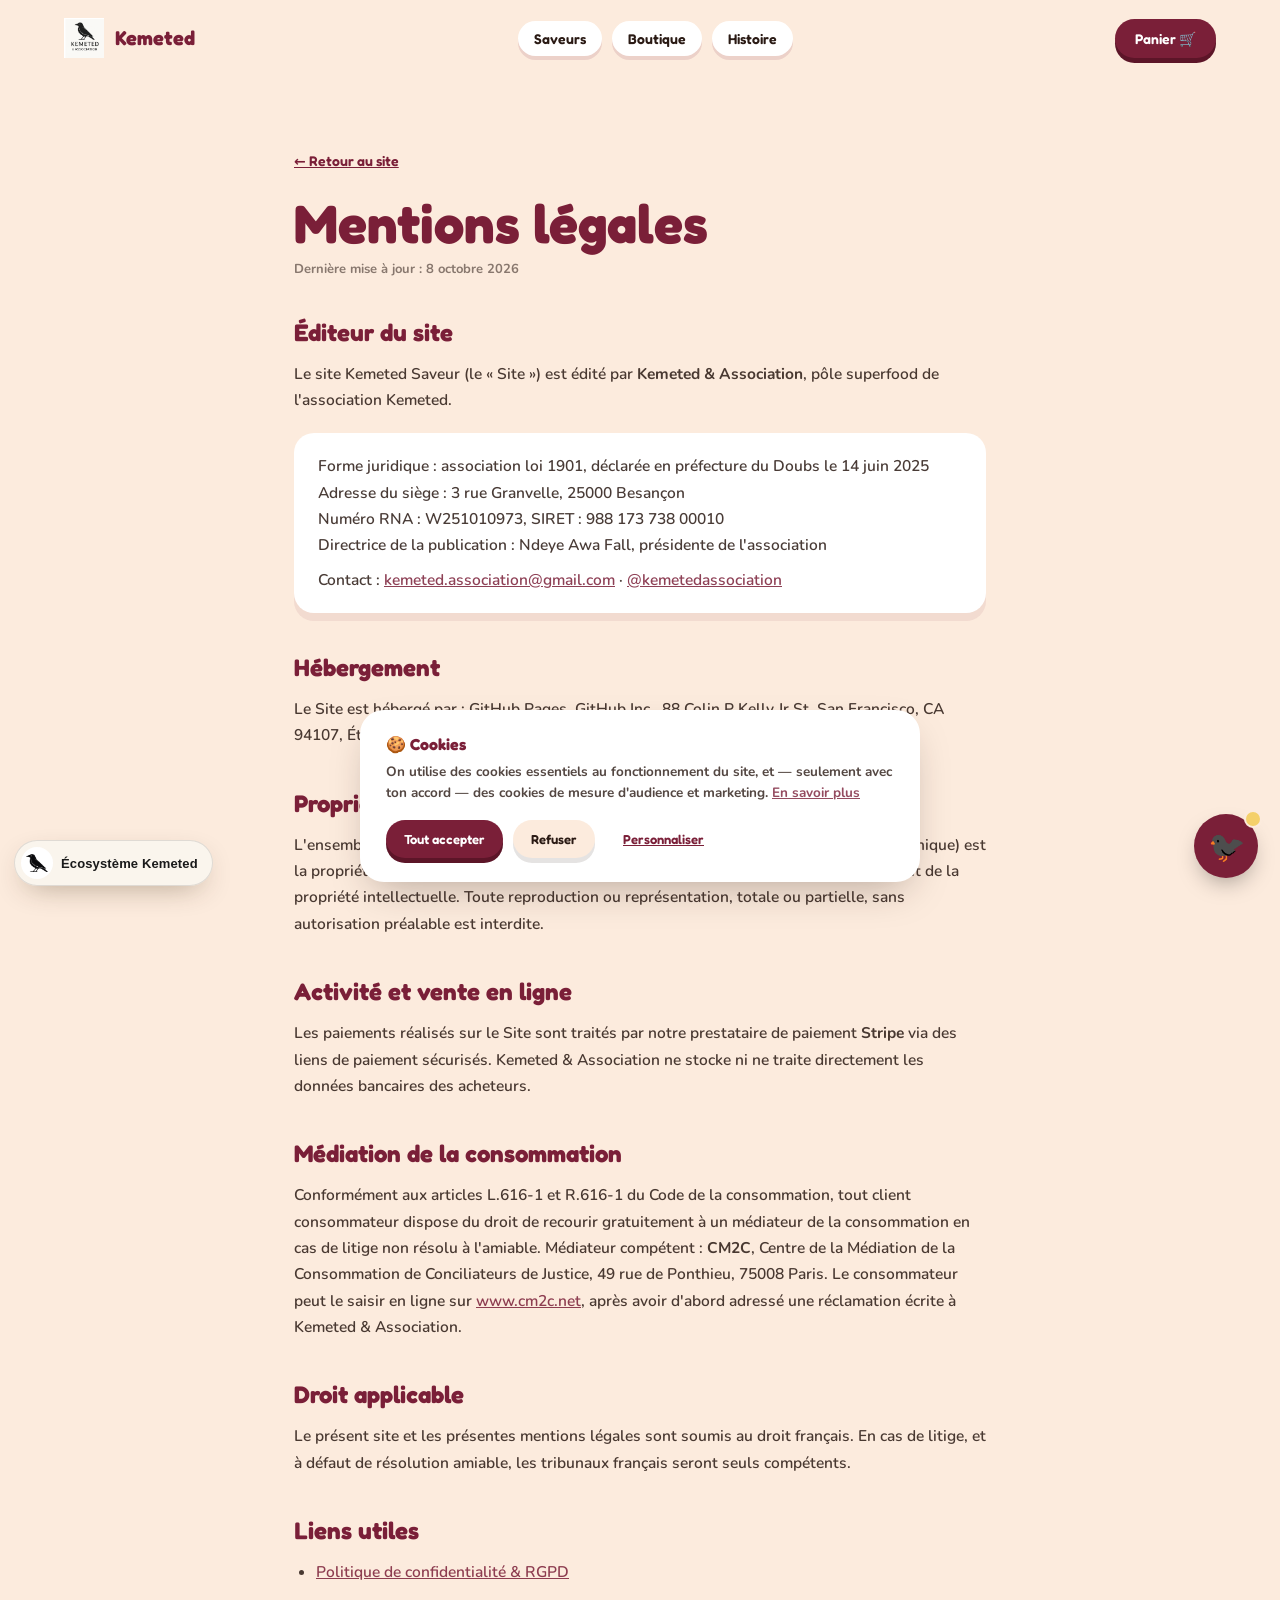
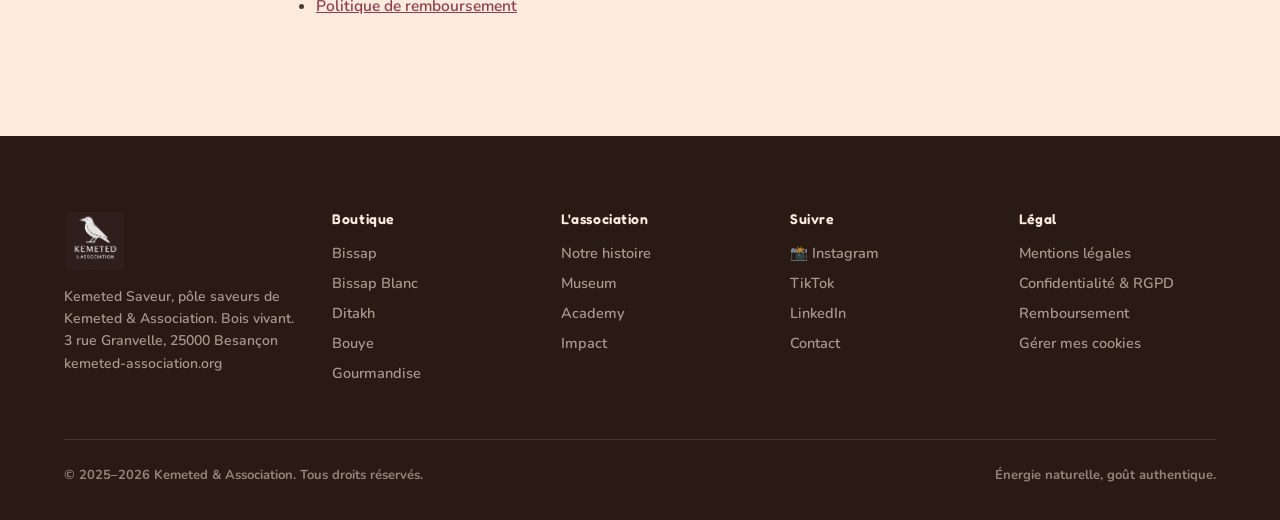
<file: project/mentions-legales.html>
<!DOCTYPE html>
<html lang="fr">
<head>
<meta charset="UTF-8">
<meta name="viewport" content="width=device-width, initial-scale=1.0">
<title>Mentions légales — Kemeted Saveur</title>
<link rel="stylesheet" href="pop/pop-styles.css">
<link rel="manifest" href="manifest.json">
<meta name="theme-color" content="#7A1F38">
<link rel="icon" href="assets/favicon-32.png">
<link rel="apple-touch-icon" href="assets/apple-touch-icon.png">
<meta name="apple-mobile-web-app-capable" content="yes">
<meta name="apple-mobile-web-app-status-bar-style" content="default">
<meta name="apple-mobile-web-app-title" content="Kemeted">

</head>
<body class="no-blobs reveal-off">

<header class="nav">
  <a class="nav__brand" href="index.html#hero"><img src="assets/logo.png" alt="Kemeted"><span>Kemeted</span></a>
  <nav class="nav__links">
    <a href="index.html#ingredients">Saveurs</a>
    <a href="index.html#produits">Boutique</a>
    <a href="index.html#histoire">Histoire</a>
  </nav>
  <a class="nav__cta" href="panier.html">Panier 🛒</a>
</header>

<main class="legal-page">
  <a class="legal-back" href="index.html">← Retour au site</a>
  <h1>Mentions légales</h1>
  <div class="legal-updated">Dernière mise à jour : 8 octobre 2026</div>

  <h2>Éditeur du site</h2>
  <p>Le site Kemeted Saveur (le « Site ») est édité par <b>Kemeted &amp; Association</b>, pôle superfood de l'association Kemeted.</p>
  <div class="callout">
    <p style="margin-bottom:8px">Forme juridique : association loi 1901, déclarée en préfecture du Doubs le 14 juin 2025<br>
    Adresse du siège : 3 rue Granvelle, 25000 Besançon<br>
    Numéro RNA : W251010973, SIRET : 988 173 738 00010<br>
    Directrice de la publication : Ndeye Awa Fall, présidente de l'association</p>
    <p style="margin:0">Contact : <a href="mailto:kemeted.association@gmail.com">kemeted.association@gmail.com</a> · <a href="https://www.instagram.com/kemetedassociation/" target="_blank" rel="noopener">@kemetedassociation</a></p>
  </div>

  <h2>Hébergement</h2>
  <p>Le Site est hébergé par : GitHub Pages, GitHub Inc., 88 Colin P Kelly Jr St, San Francisco, CA 94107, États-Unis.</p>

  <h2>Propriété intellectuelle</h2>
  <p>L'ensemble des contenus présents sur le Site (textes, visuels, vidéos, logos, charte graphique) est la propriété de Kemeted &amp; Association, sauf mention contraire, et est protégé par le droit de la propriété intellectuelle. Toute reproduction ou représentation, totale ou partielle, sans autorisation préalable est interdite.</p>

  <h2>Activité et vente en ligne</h2>
  <p>Les paiements réalisés sur le Site sont traités par notre prestataire de paiement <b>Stripe</b> via des liens de paiement sécurisés. Kemeted &amp; Association ne stocke ni ne traite directement les données bancaires des acheteurs.</p>

  <h2>Médiation de la consommation</h2>
  <p>Conformément aux articles L.616-1 et R.616-1 du Code de la consommation, tout client consommateur dispose du droit de recourir gratuitement à un médiateur de la consommation en cas de litige non résolu à l'amiable. Médiateur compétent : <b>CM2C</b>, Centre de la Médiation de la Consommation de Conciliateurs de Justice, 49 rue de Ponthieu, 75008 Paris. Le consommateur peut le saisir en ligne sur <a href="https://www.cm2c.net/declarer-un-litige.php" target="_blank" rel="noopener">www.cm2c.net</a>, après avoir d'abord adressé une réclamation écrite à Kemeted &amp; Association.</p>

  <h2>Droit applicable</h2>
  <p>Le présent site et les présentes mentions légales sont soumis au droit français. En cas de litige, et à défaut de résolution amiable, les tribunaux français seront seuls compétents.</p>

  <h2>Liens utiles</h2>
  <ul>
    <li><a href="politique-de-confidentialite.html">Politique de confidentialité &amp; RGPD</a></li>
    <li><a href="politique-de-remboursement.html">Politique de remboursement</a></li>
  </ul>
</main>

<footer class="foot">
  <div class="foot__top">
    <div class="foot__brand"><img src="assets/logo.png" alt="Kemeted & Association"><p>Kemeted Saveur, pôle saveurs de Kemeted &amp; Association. Bois vivant.</p><p class="foot__addr">3 rue Granvelle, 25000 Besançon<br><a href="https://kemeted-association.org/">kemeted-association.org</a></p></div>
    <div class="foot__col"><h5>Boutique</h5><a href="index.html#produits">Bissap</a><a href="index.html#produits">Bissap Blanc</a><a href="index.html#produits">Ditakh</a><a href="index.html#produits">Bouye</a><a href="index.html#gourmandise">Gourmandise</a></div>
    <div class="foot__col"><h5>L'association</h5><a href="index.html#histoire">Notre histoire</a><a href="index.html#ecosysteme">Museum</a><a href="index.html#ecosysteme">Academy</a><a href="index.html#ecosysteme">Impact</a></div>
    <div class="foot__col"><h5>Suivre</h5><a href="https://www.instagram.com/kemetedassociation/" target="_blank" rel="noopener">📸 Instagram</a><a href="#">TikTok</a><a href="#">LinkedIn</a><a href="mailto:kemeted.association@gmail.com">Contact</a></div>
    <div class="foot__col"><h5>Légal</h5><a href="mentions-legales.html">Mentions légales</a><a href="politique-de-confidentialite.html">Confidentialité &amp; RGPD</a><a href="politique-de-remboursement.html">Remboursement</a><a href="#" id="foot-cookie-link">Gérer mes cookies</a></div>
  </div>
  <div class="foot__bottom">
    <span>© 2025–<span id="year">2026</span> Kemeted &amp; Association. Tous droits réservés.</span>
    <span>Énergie naturelle, goût authentique.</span>
  </div>
</footer>

<script src="pop/pop-script.js"></script>
<script src="pop/pop-widgets.js"></script>
<script>
  var fcl = document.getElementById('foot-cookie-link');
  if (fcl) fcl.addEventListener('click', function(e){ e.preventDefault(); window.kemetedConsent && window.kemetedConsent.openSettings(); });
</script>
<script>if('serviceWorker' in navigator){addEventListener('load',()=>navigator.serviceWorker.register('sw.js',{scope:''}));}</script>
<script src="pop/kemeted-ecosysteme.js" data-site="saveur" defer></script>
</body>
</html>
</file>
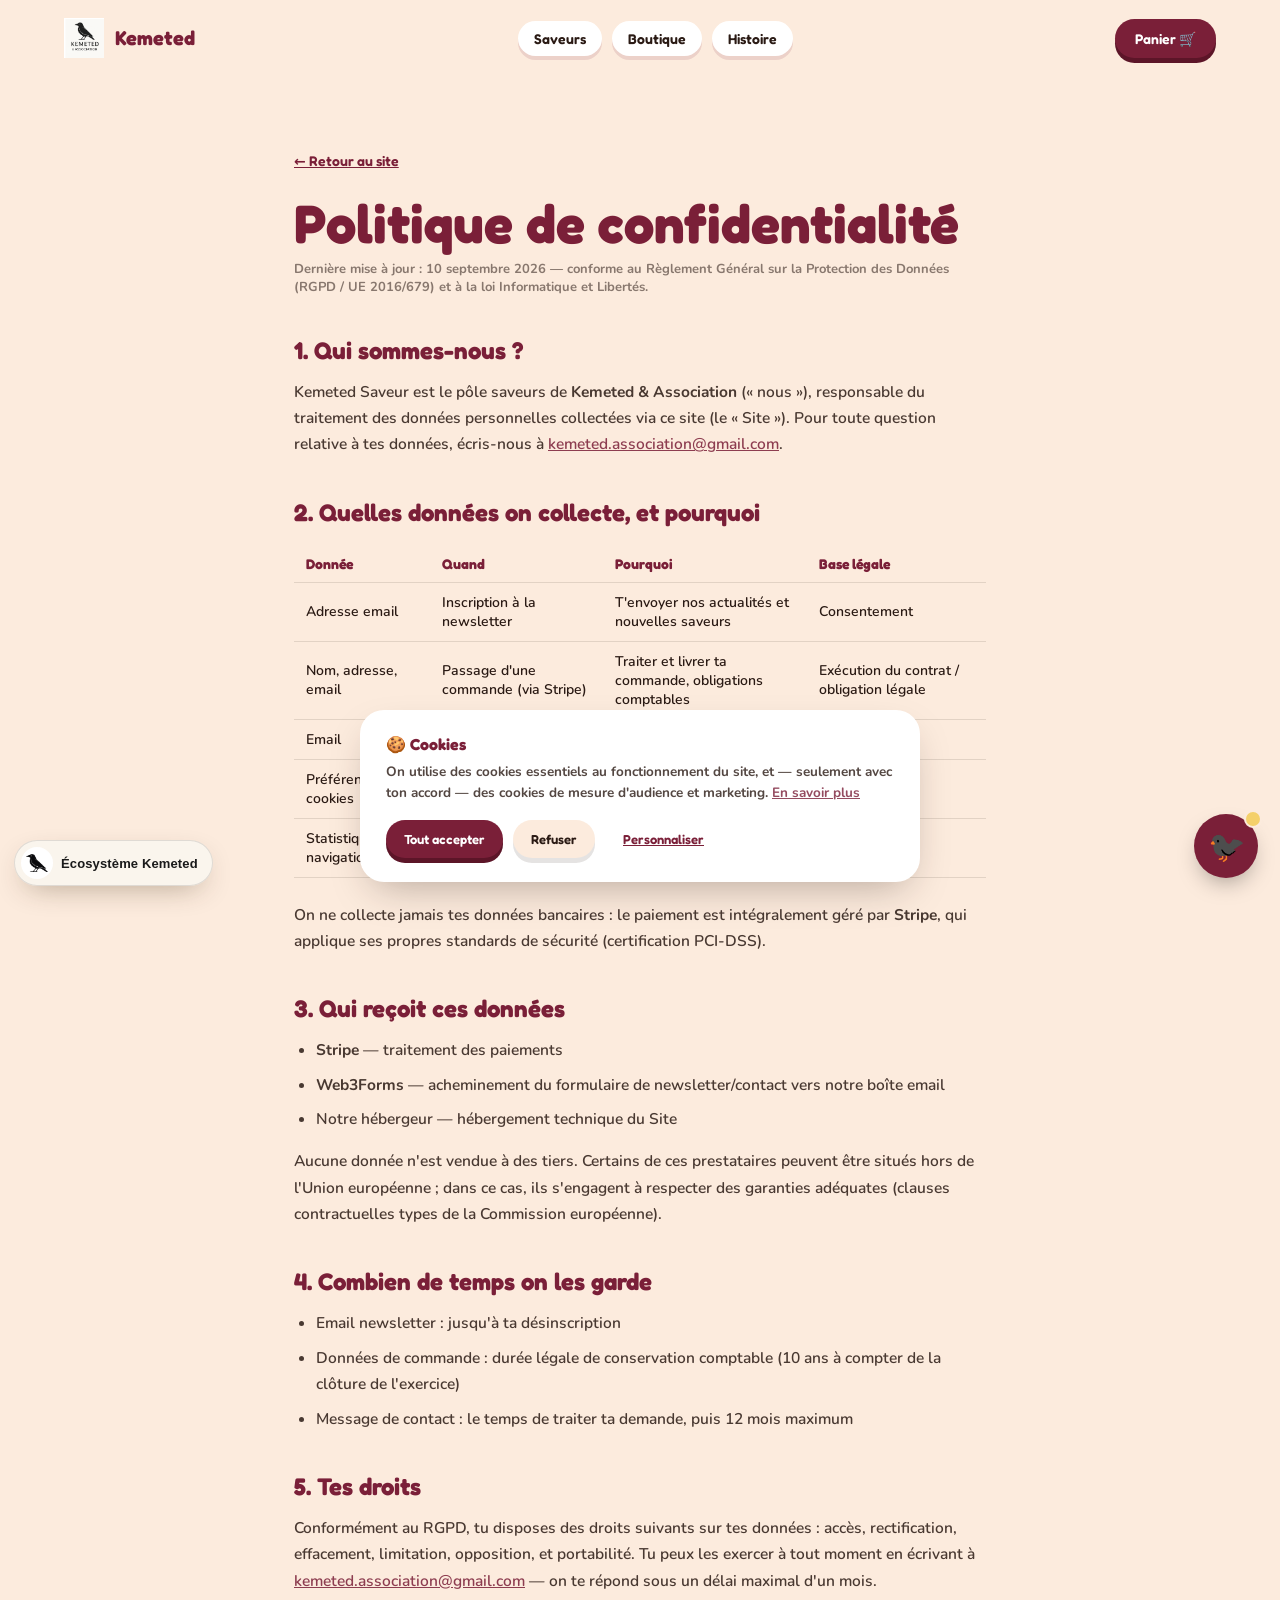
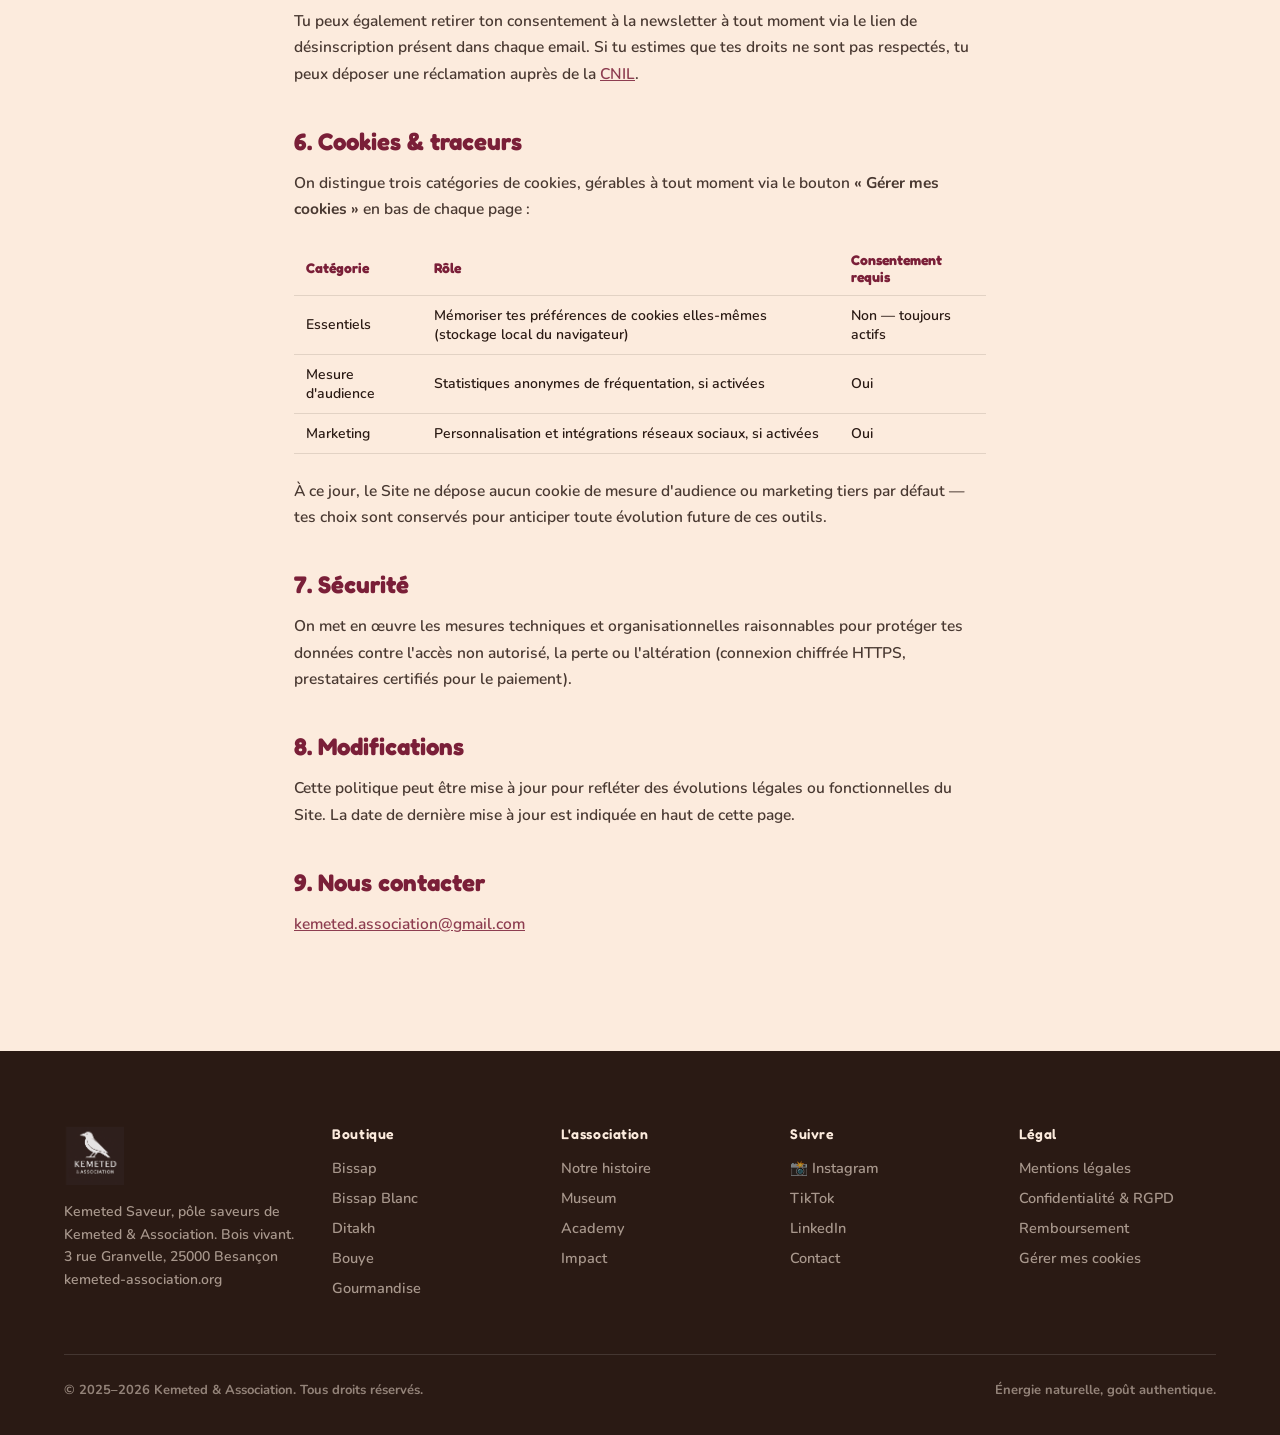
<file: project/politique-de-confidentialite.html>
<!DOCTYPE html>
<html lang="fr">
<head>
<meta charset="UTF-8">
<meta name="viewport" content="width=device-width, initial-scale=1.0">
<title>Politique de confidentialité — Kemeted Saveur</title>
<link rel="stylesheet" href="pop/pop-styles.css">
<link rel="manifest" href="manifest.json">
<meta name="theme-color" content="#7A1F38">
<link rel="icon" href="assets/favicon-32.png">
<link rel="apple-touch-icon" href="assets/apple-touch-icon.png">
<meta name="apple-mobile-web-app-capable" content="yes">
<meta name="apple-mobile-web-app-status-bar-style" content="default">
<meta name="apple-mobile-web-app-title" content="Kemeted">

</head>
<body class="no-blobs reveal-off">

<header class="nav">
  <a class="nav__brand" href="index.html#hero"><img src="assets/logo.png" alt="Kemeted"><span>Kemeted</span></a>
  <nav class="nav__links">
    <a href="index.html#ingredients">Saveurs</a>
    <a href="index.html#produits">Boutique</a>
    <a href="index.html#histoire">Histoire</a>
  </nav>
  <a class="nav__cta" href="panier.html">Panier 🛒</a>
</header>

<main class="legal-page">
  <a class="legal-back" href="index.html">← Retour au site</a>
  <h1>Politique de confidentialité</h1>
  <div class="legal-updated">Dernière mise à jour : 10 septembre 2026 — conforme au Règlement Général sur la Protection des Données (RGPD / UE 2016/679) et à la loi Informatique et Libertés.</div>

  <h2>1. Qui sommes-nous ?</h2>
  <p>Kemeted Saveur est le pôle saveurs de <b>Kemeted &amp; Association</b> (« nous »), responsable du traitement des données personnelles collectées via ce site (le « Site »). Pour toute question relative à tes données, écris-nous à <a href="mailto:kemeted.association@gmail.com">kemeted.association@gmail.com</a>.</p>

  <h2>2. Quelles données on collecte, et pourquoi</h2>
  <table>
    <tr><th>Donnée</th><th>Quand</th><th>Pourquoi</th><th>Base légale</th></tr>
    <tr><td>Adresse email</td><td>Inscription à la newsletter</td><td>T'envoyer nos actualités et nouvelles saveurs</td><td>Consentement</td></tr>
    <tr><td>Nom, adresse, email</td><td>Passage d'une commande (via Stripe)</td><td>Traiter et livrer ta commande, obligations comptables</td><td>Exécution du contrat / obligation légale</td></tr>
    <tr><td>Email</td><td>Formulaire de contact</td><td>Répondre à ta demande</td><td>Intérêt légitime</td></tr>
    <tr><td>Préférences cookies</td><td>Navigation sur le Site</td><td>Mémoriser tes choix de cookies</td><td>Intérêt légitime</td></tr>
    <tr><td>Statistiques de navigation</td><td>Si cookies « mesure d'audience » acceptés</td><td>Comprendre l'usage du Site, l'améliorer</td><td>Consentement</td></tr>
  </table>
  <p>On ne collecte jamais tes données bancaires : le paiement est intégralement géré par <b>Stripe</b>, qui applique ses propres standards de sécurité (certification PCI-DSS).</p>

  <h2>3. Qui reçoit ces données</h2>
  <ul>
    <li><b>Stripe</b> — traitement des paiements</li>
    <li><b>Web3Forms</b> — acheminement du formulaire de newsletter/contact vers notre boîte email</li>
    <li>Notre hébergeur — hébergement technique du Site</li>
  </ul>
  <p>Aucune donnée n'est vendue à des tiers. Certains de ces prestataires peuvent être situés hors de l'Union européenne ; dans ce cas, ils s'engagent à respecter des garanties adéquates (clauses contractuelles types de la Commission européenne).</p>

  <h2>4. Combien de temps on les garde</h2>
  <ul>
    <li>Email newsletter : jusqu'à ta désinscription</li>
    <li>Données de commande : durée légale de conservation comptable (10 ans à compter de la clôture de l'exercice)</li>
    <li>Message de contact : le temps de traiter ta demande, puis 12 mois maximum</li>
  </ul>

  <h2>5. Tes droits</h2>
  <p>Conformément au RGPD, tu disposes des droits suivants sur tes données : accès, rectification, effacement, limitation, opposition, et portabilité. Tu peux les exercer à tout moment en écrivant à <a href="mailto:kemeted.association@gmail.com">kemeted.association@gmail.com</a> — on te répond sous un délai maximal d'un mois.</p>
  <p>Tu peux également retirer ton consentement à la newsletter à tout moment via le lien de désinscription présent dans chaque email. Si tu estimes que tes droits ne sont pas respectés, tu peux déposer une réclamation auprès de la <a href="https://www.cnil.fr" target="_blank" rel="noopener">CNIL</a>.</p>

  <h2 id="cookies">6. Cookies &amp; traceurs</h2>
  <p>On distingue trois catégories de cookies, gérables à tout moment via le bouton <b>« Gérer mes cookies »</b> en bas de chaque page :</p>
  <table>
    <tr><th>Catégorie</th><th>Rôle</th><th>Consentement requis</th></tr>
    <tr><td>Essentiels</td><td>Mémoriser tes préférences de cookies elles-mêmes (stockage local du navigateur)</td><td>Non — toujours actifs</td></tr>
    <tr><td>Mesure d'audience</td><td>Statistiques anonymes de fréquentation, si activées</td><td>Oui</td></tr>
    <tr><td>Marketing</td><td>Personnalisation et intégrations réseaux sociaux, si activées</td><td>Oui</td></tr>
  </table>
  <p>À ce jour, le Site ne dépose aucun cookie de mesure d'audience ou marketing tiers par défaut — tes choix sont conservés pour anticiper toute évolution future de ces outils.</p>

  <h2>7. Sécurité</h2>
  <p>On met en œuvre les mesures techniques et organisationnelles raisonnables pour protéger tes données contre l'accès non autorisé, la perte ou l'altération (connexion chiffrée HTTPS, prestataires certifiés pour le paiement).</p>

  <h2>8. Modifications</h2>
  <p>Cette politique peut être mise à jour pour refléter des évolutions légales ou fonctionnelles du Site. La date de dernière mise à jour est indiquée en haut de cette page.</p>

  <h2>9. Nous contacter</h2>
  <p><a href="mailto:kemeted.association@gmail.com">kemeted.association@gmail.com</a></p>
</main>

<footer class="foot">
  <div class="foot__top">
    <div class="foot__brand"><img src="assets/logo.png" alt="Kemeted & Association"><p>Kemeted Saveur, pôle saveurs de Kemeted &amp; Association. Bois vivant.</p><p class="foot__addr">3 rue Granvelle, 25000 Besançon<br><a href="https://kemeted-association.org/">kemeted-association.org</a></p></div>
    <div class="foot__col"><h5>Boutique</h5><a href="index.html#produits">Bissap</a><a href="index.html#produits">Bissap Blanc</a><a href="index.html#produits">Ditakh</a><a href="index.html#produits">Bouye</a><a href="index.html#gourmandise">Gourmandise</a></div>
    <div class="foot__col"><h5>L'association</h5><a href="index.html#histoire">Notre histoire</a><a href="index.html#ecosysteme">Museum</a><a href="index.html#ecosysteme">Academy</a><a href="index.html#ecosysteme">Impact</a></div>
    <div class="foot__col"><h5>Suivre</h5><a href="https://www.instagram.com/kemetedassociation/" target="_blank" rel="noopener">📸 Instagram</a><a href="#">TikTok</a><a href="#">LinkedIn</a><a href="mailto:kemeted.association@gmail.com">Contact</a></div>
    <div class="foot__col"><h5>Légal</h5><a href="mentions-legales.html">Mentions légales</a><a href="politique-de-confidentialite.html">Confidentialité &amp; RGPD</a><a href="politique-de-remboursement.html">Remboursement</a><a href="#" id="foot-cookie-link">Gérer mes cookies</a></div>
  </div>
  <div class="foot__bottom">
    <span>© 2025–<span id="year">2026</span> Kemeted &amp; Association. Tous droits réservés.</span>
    <span>Énergie naturelle, goût authentique.</span>
  </div>
</footer>

<script src="pop/pop-script.js"></script>
<script src="pop/pop-widgets.js"></script>
<script>
  var fcl = document.getElementById('foot-cookie-link');
  if (fcl) fcl.addEventListener('click', function(e){ e.preventDefault(); window.kemetedConsent && window.kemetedConsent.openSettings(); });
</script>
<script>if('serviceWorker' in navigator){addEventListener('load',()=>navigator.serviceWorker.register('sw.js',{scope:''}));}</script>
<script src="pop/kemeted-ecosysteme.js" data-site="saveur" defer></script>
</body>
</html>
</file>
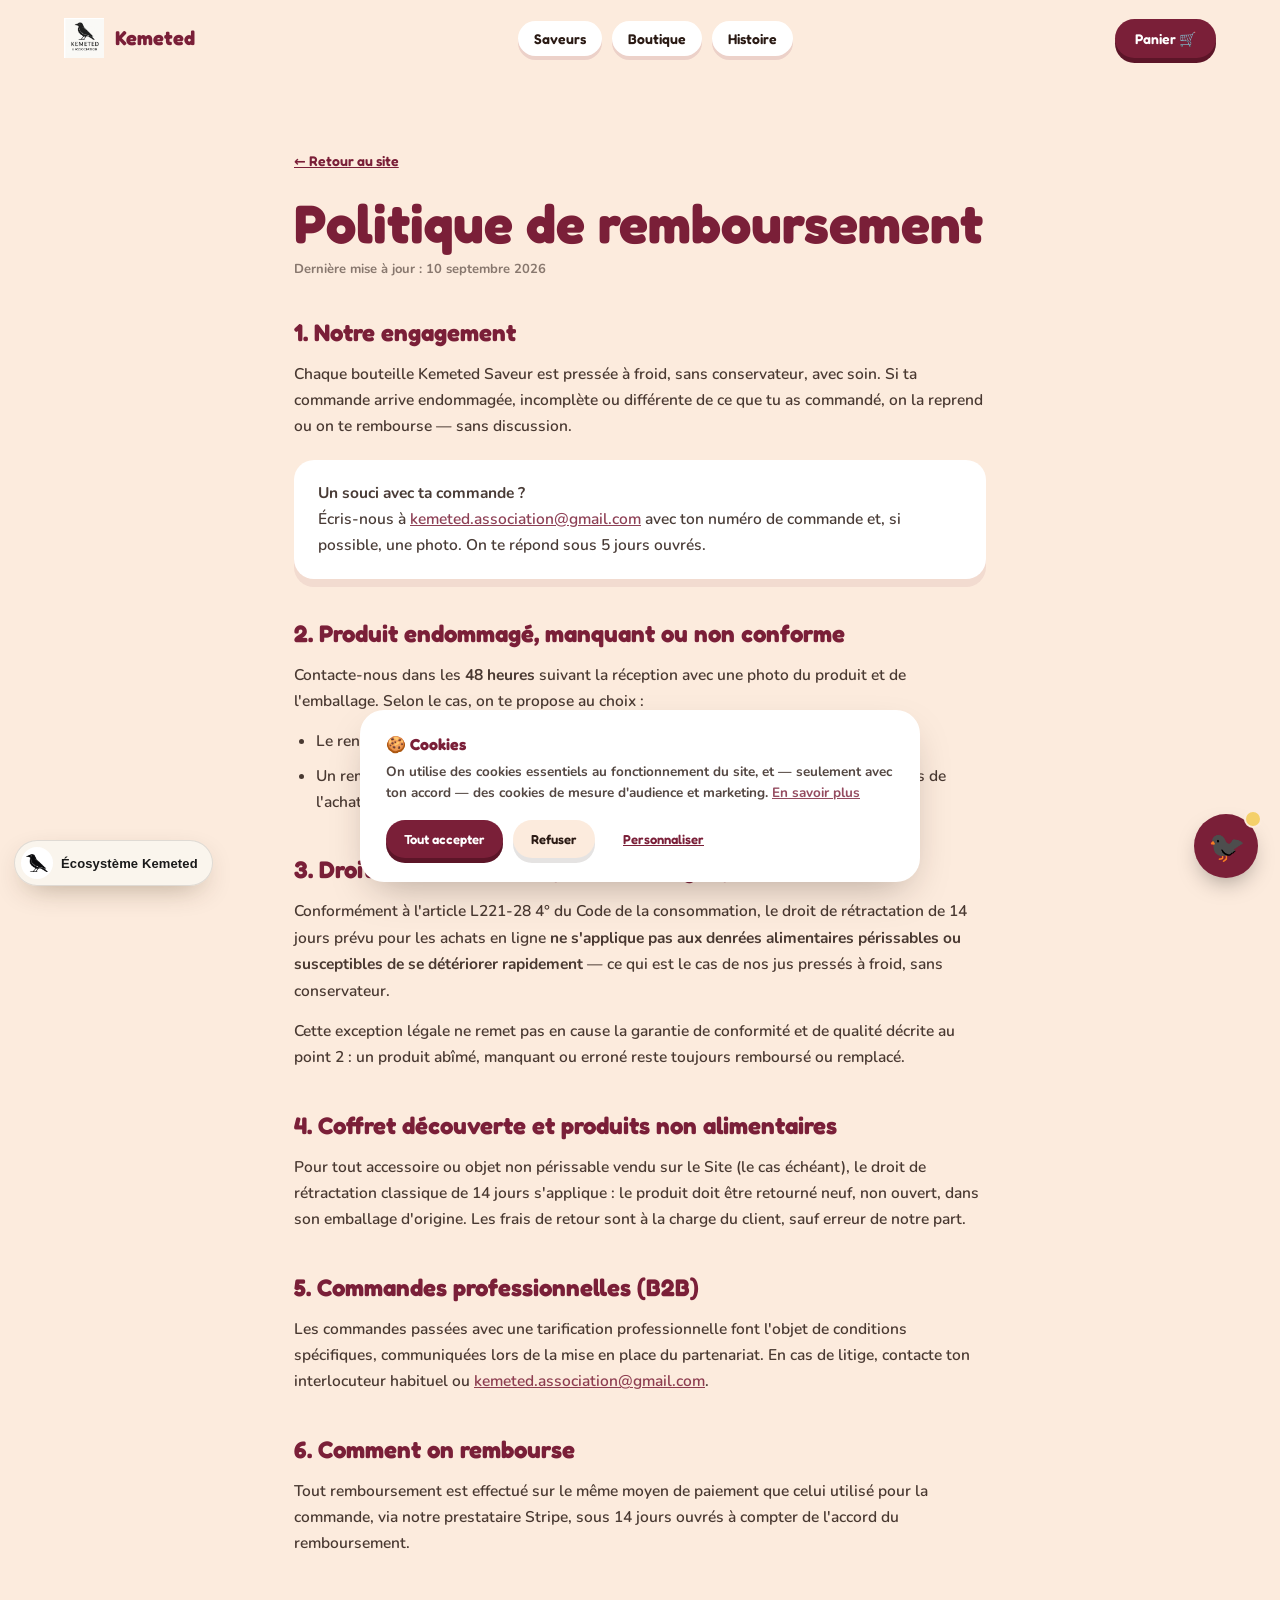
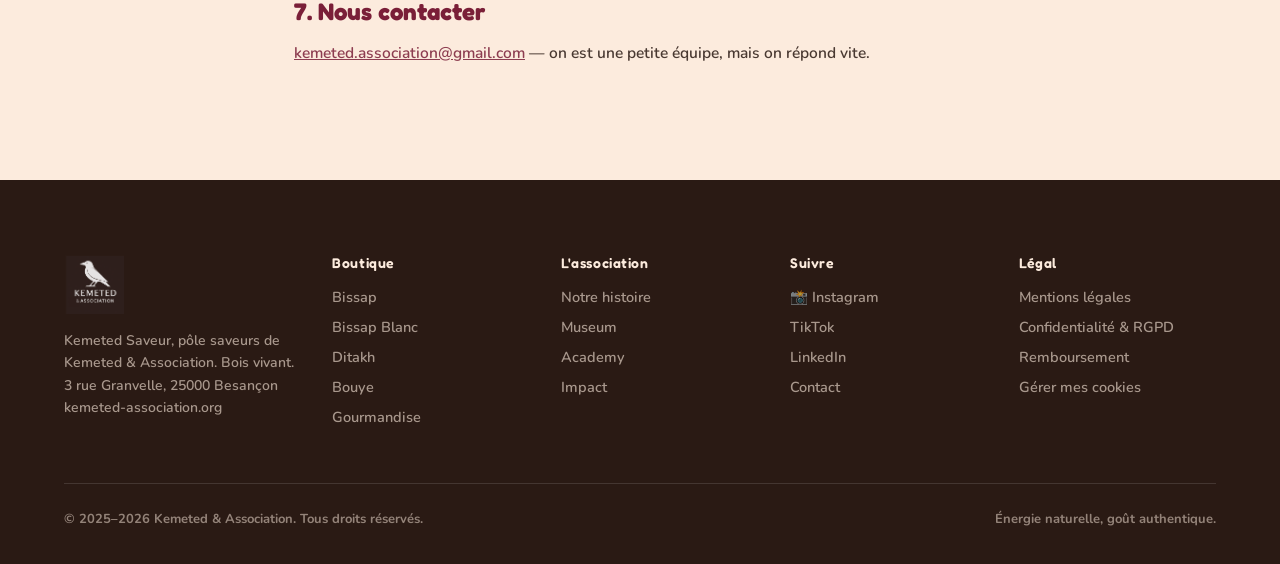
<file: project/politique-de-remboursement.html>
<!DOCTYPE html>
<html lang="fr">
<head>
<meta charset="UTF-8">
<meta name="viewport" content="width=device-width, initial-scale=1.0">
<title>Politique de remboursement — Kemeted Saveur</title>
<link rel="stylesheet" href="pop/pop-styles.css">
<link rel="manifest" href="manifest.json">
<meta name="theme-color" content="#7A1F38">
<link rel="icon" href="assets/favicon-32.png">
<link rel="apple-touch-icon" href="assets/apple-touch-icon.png">
<meta name="apple-mobile-web-app-capable" content="yes">
<meta name="apple-mobile-web-app-status-bar-style" content="default">
<meta name="apple-mobile-web-app-title" content="Kemeted">

</head>
<body class="no-blobs reveal-off">

<header class="nav">
  <a class="nav__brand" href="index.html#hero"><img src="assets/logo.png" alt="Kemeted"><span>Kemeted</span></a>
  <nav class="nav__links">
    <a href="index.html#ingredients">Saveurs</a>
    <a href="index.html#produits">Boutique</a>
    <a href="index.html#histoire">Histoire</a>
  </nav>
  <a class="nav__cta" href="panier.html">Panier 🛒</a>
</header>

<main class="legal-page">
  <a class="legal-back" href="index.html">← Retour au site</a>
  <h1>Politique de remboursement</h1>
  <div class="legal-updated">Dernière mise à jour : 10 septembre 2026</div>

  <h2>1. Notre engagement</h2>
  <p>Chaque bouteille Kemeted Saveur est pressée à froid, sans conservateur, avec soin. Si ta commande arrive endommagée, incomplète ou différente de ce que tu as commandé, on la reprend ou on te rembourse — sans discussion.</p>

  <div class="callout">
    <p style="margin:0"><b>Un souci avec ta commande ?</b><br>Écris-nous à <a href="mailto:kemeted.association@gmail.com">kemeted.association@gmail.com</a> avec ton numéro de commande et, si possible, une photo. On te répond sous 5 jours ouvrés.</p>
  </div>

  <h2>2. Produit endommagé, manquant ou non conforme</h2>
  <p>Contacte-nous dans les <b>48 heures</b> suivant la réception avec une photo du produit et de l'emballage. Selon le cas, on te propose au choix :</p>
  <ul>
    <li>Le renvoi d'une bouteille de remplacement, sans frais ;</li>
    <li>Un remboursement intégral du produit concerné, sur le moyen de paiement utilisé lors de l'achat (via Stripe), sous 14 jours à compter de la validation de la demande.</li>
  </ul>

  <h2>3. Droit de rétractation (achats en ligne)</h2>
  <p>Conformément à l'article L221-28 4° du Code de la consommation, le droit de rétractation de 14 jours prévu pour les achats en ligne <b>ne s'applique pas aux denrées alimentaires périssables ou susceptibles de se détériorer rapidement</b> — ce qui est le cas de nos jus pressés à froid, sans conservateur.</p>
  <p>Cette exception légale ne remet pas en cause la garantie de conformité et de qualité décrite au point 2 : un produit abîmé, manquant ou erroné reste toujours remboursé ou remplacé.</p>

  <h2>4. Coffret découverte et produits non alimentaires</h2>
  <p>Pour tout accessoire ou objet non périssable vendu sur le Site (le cas échéant), le droit de rétractation classique de 14 jours s'applique : le produit doit être retourné neuf, non ouvert, dans son emballage d'origine. Les frais de retour sont à la charge du client, sauf erreur de notre part.</p>

  <h2>5. Commandes professionnelles (B2B)</h2>
  <p>Les commandes passées avec une tarification professionnelle font l'objet de conditions spécifiques, communiquées lors de la mise en place du partenariat. En cas de litige, contacte ton interlocuteur habituel ou <a href="mailto:kemeted.association@gmail.com">kemeted.association@gmail.com</a>.</p>

  <h2>6. Comment on rembourse</h2>
  <p>Tout remboursement est effectué sur le même moyen de paiement que celui utilisé pour la commande, via notre prestataire Stripe, sous 14 jours ouvrés à compter de l'accord du remboursement.</p>

  <h2>7. Nous contacter</h2>
  <p><a href="mailto:kemeted.association@gmail.com">kemeted.association@gmail.com</a> — on est une petite équipe, mais on répond vite.</p>
</main>

<footer class="foot">
  <div class="foot__top">
    <div class="foot__brand"><img src="assets/logo.png" alt="Kemeted & Association"><p>Kemeted Saveur, pôle saveurs de Kemeted &amp; Association. Bois vivant.</p><p class="foot__addr">3 rue Granvelle, 25000 Besançon<br><a href="https://kemeted-association.org/">kemeted-association.org</a></p></div>
    <div class="foot__col"><h5>Boutique</h5><a href="index.html#produits">Bissap</a><a href="index.html#produits">Bissap Blanc</a><a href="index.html#produits">Ditakh</a><a href="index.html#produits">Bouye</a><a href="index.html#gourmandise">Gourmandise</a></div>
    <div class="foot__col"><h5>L'association</h5><a href="index.html#histoire">Notre histoire</a><a href="index.html#ecosysteme">Museum</a><a href="index.html#ecosysteme">Academy</a><a href="index.html#ecosysteme">Impact</a></div>
    <div class="foot__col"><h5>Suivre</h5><a href="https://www.instagram.com/kemetedassociation/" target="_blank" rel="noopener">📸 Instagram</a><a href="#">TikTok</a><a href="#">LinkedIn</a><a href="mailto:kemeted.association@gmail.com">Contact</a></div>
    <div class="foot__col"><h5>Légal</h5><a href="mentions-legales.html">Mentions légales</a><a href="politique-de-confidentialite.html">Confidentialité &amp; RGPD</a><a href="politique-de-remboursement.html">Remboursement</a><a href="#" id="foot-cookie-link">Gérer mes cookies</a></div>
  </div>
  <div class="foot__bottom">
    <span>© 2025–<span id="year">2026</span> Kemeted &amp; Association. Tous droits réservés.</span>
    <span>Énergie naturelle, goût authentique.</span>
  </div>
</footer>

<script src="pop/pop-script.js"></script>
<script src="pop/pop-widgets.js"></script>
<script>
  var fcl = document.getElementById('foot-cookie-link');
  if (fcl) fcl.addEventListener('click', function(e){ e.preventDefault(); window.kemetedConsent && window.kemetedConsent.openSettings(); });
</script>
<script>if('serviceWorker' in navigator){addEventListener('load',()=>navigator.serviceWorker.register('sw.js',{scope:''}));}</script>
<script src="pop/kemeted-ecosysteme.js" data-site="saveur" defer></script>
</body>
</html>
</file>
<file: project/pop/pop-styles.css>
/* ============================================================
   KEMETED SAVEUR — POP SODA
   Joyeux · pastel · ludique · rond
   ============================================================ */
@import url('https://fonts.googleapis.com/css2?family=Fredoka:wght@400;500;600;700&family=Nunito:wght@400;500;600;700;800;900&display=swap');

:root{
  --cream:#FCEBDD;
  --bissap:#7A1F38; --bissap-d:#5C1528;
  --ink:#2A1A14;
  --pink:#F2A9B8; --pink-s:#FAD9DE;
  --mint:#9FD9C0; --mint-s:#D6EEDF;
  --lilac:#C6B6E8; --lilac-s:#E7E0F6;
  --butter:#F4D06A; --butter-s:#FBEDC6;
  --peach:#F29E6A; --peach-s:#FBE0CE;

  --c-bissap:#7A1F38; --c-blanc:#E0892F; --c-ditakh:#727F38; --c-bouye:#B6905C;

  --accent:var(--bissap);
  --font-display:'Fredoka', system-ui, sans-serif;
  --font-body:'Nunito', system-ui, sans-serif;

  --pad:clamp(22px,5vw,84px);
  --maxw:1280px;
  --radius-scale:1;
  --pop-type:1;
  --pop:cubic-bezier(.34,1.56,.64,1);
}
*{margin:0;padding:0;box-sizing:border-box}
html{scroll-behavior:smooth}
body{font-family:var(--font-body);background:var(--cream);color:var(--ink);-webkit-font-smoothing:antialiased;overflow-x:hidden;font-weight:600}
img{display:block;max-width:100%}
a{color:inherit;text-decoration:none}
section{position:relative}
.wrap{max-width:var(--maxw);margin:0 auto;padding-left:var(--pad);padding-right:var(--pad)}

/* floating blobs (fixed, parallaxed) */
#blobs{position:fixed;inset:0;z-index:0;pointer-events:none;overflow:hidden}
#blobs .blob{position:absolute;border-radius:46% 54% 60% 40%/55% 45% 55% 45%;filter:blur(2px);opacity:.5;animation:float 18s ease-in-out infinite}
#blobs .x1{width:300px;height:300px;background:var(--mint);top:8%;left:-80px}
#blobs .x2{width:230px;height:230px;background:var(--lilac);top:42%;right:-70px;animation-delay:-4s}
#blobs .x3{width:260px;height:260px;background:var(--butter);top:76%;left:6%;animation-delay:-8s}
#blobs .x4{width:200px;height:200px;background:var(--peach);top:120%;right:12%;animation-delay:-12s}
@keyframes float{0%,100%{transform:translate(0,0) rotate(0)}50%{transform:translate(20px,-26px) rotate(10deg)}}
body.no-blobs #blobs{display:none}
.layer{position:relative;z-index:2}

/* reveal — pop in with bounce */
.reveal{opacity:0;transform:translateY(34px) scale(.95);transition:opacity .7s ease, transform .75s var(--pop)}
.reveal.in{opacity:1;transform:none}
.reveal.d1{transition-delay:.08s}.reveal.d2{transition-delay:.16s}.reveal.d3{transition-delay:.24s}.reveal.d4{transition-delay:.32s}
body.reveal-off .reveal{opacity:1!important;transform:none!important}
@media (prefers-reduced-motion:reduce){ .reveal{opacity:1!important;transform:none!important;transition:none!important} }

/* ============== buttons / chips ============== */
.btn{display:inline-flex;align-items:center;gap:10px;font-family:var(--font-display);font-weight:600;font-size:17px;
  background:var(--accent);color:#fff;padding:15px 28px;border:none;cursor:pointer;
  border-radius:calc(40px * var(--radius-scale));box-shadow:0 7px 0 color-mix(in srgb,var(--accent) 60%,#000 30%);
  transition:transform .2s var(--pop), box-shadow .2s}
.btn:hover{transform:translateY(-3px);box-shadow:0 10px 0 color-mix(in srgb,var(--accent) 60%,#000 30%)}
.btn:active{transform:translateY(2px);box-shadow:0 3px 0 color-mix(in srgb,var(--accent) 60%,#000 30%)}
.btn--ghost{background:#fff;color:var(--accent);box-shadow:0 7px 0 color-mix(in srgb,var(--accent) 22%,transparent)}
.btn--ghost:hover{box-shadow:0 10px 0 color-mix(in srgb,var(--accent) 22%,transparent)}
.pill{display:inline-flex;align-items:center;gap:8px;font-family:var(--font-display);font-weight:600;font-size:14px;
  background:var(--accent);color:#fff;padding:8px 18px;border-radius:30px}

.kicker{font-family:var(--font-display);font-weight:600;font-size:14px;letter-spacing:.04em;color:var(--accent);
  display:inline-flex;align-items:center;gap:8px}

/* ============== NAV ============== */
.nav{position:fixed;top:0;left:0;right:0;z-index:200;display:flex;align-items:center;justify-content:space-between;
  padding:18px var(--pad);transition:padding .3s, background .3s, backdrop-filter .3s}
.nav.scrolled{background:color-mix(in srgb,var(--cream) 82%,transparent);backdrop-filter:blur(12px);padding-top:12px;padding-bottom:12px}
.nav__brand{display:flex;align-items:center;gap:11px;font-family:var(--font-display);font-weight:700;font-size:20px;color:var(--bissap)}
.nav__brand img{width:40px;height:40px;object-fit:contain;mix-blend-mode:multiply}
.nav__links{display:flex;gap:10px}
.nav__links a{font-family:var(--font-display);font-weight:600;font-size:14px;background:#fff;padding:9px 16px;border-radius:30px;
  box-shadow:0 4px 0 color-mix(in srgb,var(--bissap) 12%,transparent);transition:transform .2s var(--pop)}
.nav__links a:hover{transform:translateY(-2px)}
.nav__cta{font-family:var(--font-display);font-weight:600;font-size:14px;background:var(--bissap);color:#fff;padding:11px 20px;border-radius:30px;
  box-shadow:0 5px 0 var(--bissap-d);transition:transform .2s var(--pop)}
.nav__cta:hover{transform:translateY(-2px)}
@media(max-width:880px){ .nav__links{display:none} }

/* ============== HERO ============== */
.hero{min-height:100vh;display:grid;grid-template-columns:1.05fr .95fr;align-items:center;padding:110px var(--pad) 50px;gap:30px}
.hero__title{font-family:var(--font-display);font-weight:700;font-size:calc(clamp(56px,8.5vw,116px) * var(--pop-type));line-height:.9;letter-spacing:-.02em;color:var(--bissap)}
.hero__title .a{color:var(--peach)}
.hero__title .b{color:var(--mint)}
.hero__sub{font-size:clamp(18px,2.2vw,21px);font-weight:700;line-height:1.5;max-width:32ch;margin:22px 0 30px;opacity:.82}
.hero__actions{display:flex;gap:14px;flex-wrap:wrap}
.hero__media{position:relative;height:600px;display:grid;place-items:center}
.hero__disc{position:absolute;width:440px;height:440px;border-radius:50%;background:radial-gradient(circle at 38% 32%,#F8C2CE,var(--pink));box-shadow:0 30px 60px -22px color-mix(in srgb,var(--bissap) 50%,transparent)}
.hero__photo{position:relative;z-index:2;width:330px;height:500px;border-radius:200px 200px 34px 34px;overflow:hidden;transform:rotate(-5deg);
  box-shadow:0 34px 60px -24px rgba(42,26,20,.45)}
.hero__photo img{width:100%;height:100%;object-fit:cover}
.spark{position:absolute;z-index:3;font-size:34px;color:var(--bissap);animation:spin 7s linear infinite}
.spark.s1{top:48px;right:90px;color:var(--butter)}
.spark.s2{bottom:90px;left:70px;color:var(--mint)}
.spark.s3{top:230px;left:30px;color:var(--peach);font-size:26px}
@keyframes spin{to{transform:rotate(360deg)}}
.hero__scroll{position:absolute;bottom:26px;left:var(--pad);font-family:var(--font-display);font-weight:600;font-size:13px;letter-spacing:.1em;text-transform:uppercase;opacity:.5;display:flex;align-items:center;gap:9px}
.hero__scroll .dot{width:8px;height:8px;border-radius:50%;background:var(--bissap);animation:bob 1.5s infinite}
@keyframes bob{0%,100%{transform:translateY(0)}50%{transform:translateY(6px)}}
@media(max-width:880px){
  .hero{grid-template-columns:1fr;padding-top:120px;text-align:center}
  .hero__sub{margin-left:auto;margin-right:auto}.hero__actions{justify-content:center}
  .hero__media{height:480px;order:2}.hero__scroll{display:none}
}

/* ============== PANELS / section rhythm ============== */
.panel{position:relative;z-index:2}
.panel--cream{background:transparent}
.panel--mint{background:var(--mint-s)}
.panel--lilac{background:var(--lilac-s)}
.panel--butter{background:var(--butter-s)}
.panel--peach{background:var(--peach-s)}
.panel--bissap{background:var(--bissap);color:#fff}
.sec{padding:clamp(80px,12vh,130px) 0}
/* wavy top divider for colored panels */
.wavetop{position:absolute;top:-1px;left:0;width:100%;height:48px;transform:translateY(-99%);z-index:1}

.shead{display:flex;align-items:flex-end;justify-content:space-between;gap:24px;flex-wrap:wrap;margin-bottom:48px}
.shead h2{font-family:var(--font-display);font-weight:700;font-size:calc(clamp(34px,5vw,68px) * var(--pop-type));line-height:.96;letter-spacing:-.02em;color:var(--bissap);max-width:16ch}
.panel--bissap .shead h2{color:#fff}
.shead p{max-width:34ch;font-size:16px;font-weight:700;line-height:1.5;opacity:.7}
.panel--bissap .shead p{opacity:.85}

/* ============== MANIFESTE ============== */
.manifeste{text-align:center}
.manifeste .big{font-family:var(--font-display);font-weight:600;font-size:clamp(28px,4vw,56px);line-height:1.1;max-width:20ch;margin:26px auto 0;text-wrap:balance}
.manifeste .big em{font-style:normal;color:var(--butter)}
.panel--bissap .kicker{color:var(--butter)}

/* ============== INGREDIENTS ============== */
.ing-grid{display:grid;grid-template-columns:repeat(4,1fr);gap:20px}
.ing{border-radius:calc(30px * var(--radius-scale));padding:30px 26px;position:relative;overflow:hidden;
  transition:transform .35s var(--pop)}
.ing:hover{transform:translateY(-8px) rotate(-1.5deg)}
.ing .circ{width:96px;height:96px;border-radius:50%;display:grid;place-items:center;font-family:var(--font-display);font-weight:700;font-size:17px;color:#fff;margin-bottom:20px;box-shadow:0 10px 22px -10px rgba(0,0,0,.4)}
.ing h3{font-family:var(--font-display);font-weight:700;font-size:30px;color:var(--bissap);margin-bottom:8px}
.ing p{font-size:14.5px;font-weight:600;line-height:1.55;opacity:.78}
.ing .tags{display:flex;flex-wrap:wrap;gap:7px;margin-top:16px}
.ing .tags span{font-family:var(--font-display);font-size:12px;font-weight:500;padding:5px 11px;border-radius:20px;background:#fff;color:var(--ink);box-shadow:0 3px 0 rgba(0,0,0,.06)}
.ing.i1{background:#FAD9DE}.ing.i2{background:#FBE9C2}.ing.i3{background:#D6EEDF}.ing.i4{background:#EFE3CF}
@media(max-width:880px){ .ing-grid{grid-template-columns:1fr 1fr} }
@media(max-width:520px){ .ing-grid{grid-template-columns:1fr} }

/* ============== PRODUITS ============== */
.prod-grid{display:grid;grid-template-columns:repeat(4,1fr);gap:20px}
.prod__link{display:block;cursor:pointer}
.gour__link{display:block;height:100%;cursor:pointer}
.gour-add-btn{font-family:inherit}
.prod{background:#fff;border-radius:calc(28px * var(--radius-scale));padding:30px 24px 26px;text-align:center;
  box-shadow:0 10px 0 color-mix(in srgb,var(--bissap) 8%,transparent);transition:transform .35s var(--pop), box-shadow .35s}
.prod:hover{transform:translateY(-8px)}
.prod .disc{width:150px;height:150px;border-radius:50%;margin:0 auto 18px;display:grid;place-items:center;transition:transform .4s var(--pop)}
.prod:hover .disc{transform:scale(1.06) rotate(-4deg)}
.prod .bottle{width:58px;height:118px;border-radius:14px 14px 18px 18px;position:relative;box-shadow:0 14px 22px -12px rgba(0,0,0,.45)}
.prod .bottle::before{content:'';position:absolute;top:-12px;left:50%;transform:translateX(-50%);width:24px;height:15px;background:var(--ink);border-radius:4px}
.prod .bottle::after{content:'';position:absolute;left:50%;bottom:16px;transform:translateX(-50%);width:38px;height:46px;background:rgba(255,255,255,.94);border-radius:40% 40% 46% 46%/60% 60% 40% 40%}
.prod .cat{font-family:var(--font-display);font-size:12px;font-weight:500;letter-spacing:.06em;text-transform:uppercase;opacity:.55}
.prod h4{font-family:var(--font-display);font-weight:700;font-size:23px;color:var(--bissap);margin:4px 0 2px}
.prod .price{font-family:var(--font-display);font-weight:600;font-size:18px;opacity:.85}
.prod .add{margin:16px auto 0;width:48px;height:48px;border-radius:50%;display:grid;place-items:center;background:var(--bissap);color:#fff;font-family:inherit;font-size:24px;font-weight:300;border:none;cursor:pointer;box-shadow:0 5px 0 var(--bissap-d);transition:transform .2s var(--pop);text-decoration:none;line-height:1}
.prod .add:hover{transform:translateY(-2px)}
.prod .add:active{transform:translateY(2px);box-shadow:0 2px 0 var(--bissap-d)}
@media(max-width:880px){ .prod-grid{grid-template-columns:repeat(2,1fr)} }
@media(max-width:460px){ .prod-grid{grid-template-columns:1fr} }

.coffret{display:grid;grid-template-columns:1fr 1fr;gap:40px;align-items:center;margin-top:54px;
  background:#fff;border-radius:calc(36px * var(--radius-scale));overflow:hidden;box-shadow:0 14px 0 color-mix(in srgb,var(--bissap) 8%,transparent)}
.coffret .ph{min-height:400px;background:var(--pink-s);position:relative}
.coffret .ph img{width:100%;height:100%;object-fit:cover}
.coffret .txt{padding:clamp(30px,4vw,56px)}
.coffret h3{font-family:var(--font-display);font-weight:700;font-size:clamp(28px,3.2vw,42px);color:var(--bissap);line-height:1;margin:14px 0 14px}
.coffret p{font-size:16px;font-weight:600;line-height:1.55;opacity:.78;margin-bottom:26px;max-width:38ch}
@media(max-width:760px){ .coffret{grid-template-columns:1fr} .coffret .ph{min-height:280px;order:2} }

/* ============== GOURMANDISE ============== */
.gour-grid{display:grid;grid-template-columns:1.4fr 1fr 1fr;gap:20px}
.gour{border-radius:calc(30px * var(--radius-scale));overflow:hidden;position:relative;min-height:300px;display:flex;flex-direction:column;justify-content:flex-end;padding:28px;color:#fff}
.gour .ph{position:absolute;inset:0;z-index:0}
.gour .ph::after{content:attr(data-label);position:absolute;inset:0;display:grid;place-items:center;font-family:'Courier New',monospace;font-size:12px;letter-spacing:.08em;color:rgba(0,0,0,.4);text-transform:uppercase;text-align:center;padding:16px}
.gour .meta{position:relative;z-index:1}
.gour h4{font-family:var(--font-display);font-weight:700;font-size:25px;line-height:1}
.gour p{font-size:14px;font-weight:600;margin-top:6px;max-width:26ch;opacity:.95}
.gour.tall{min-height:420px}
.ph-stripe{background:repeating-linear-gradient(135deg,rgba(0,0,0,.05) 0 12px,transparent 12px 24px),var(--ph-color,#ddd)}
@media(max-width:760px){ .gour-grid{grid-template-columns:1fr 1fr} .gour.tall{grid-column:1/-1} }

/* ============== HISTOIRE ============== */
.hist-grid{display:grid;grid-template-columns:.85fr 1.15fr;gap:54px;align-items:center}
.hist-media{position:relative;border-radius:calc(36px * var(--radius-scale));overflow:hidden;min-height:500px;background:var(--lilac);transform:rotate(-2deg)}
.hist-media img{position:absolute;inset:0;width:100%;height:100%;object-fit:cover}
.hist-copy h2{font-family:var(--font-display);font-weight:700;font-size:clamp(32px,4.4vw,58px);line-height:.98;color:var(--bissap);margin-bottom:18px}
.hist-copy .lead{font-family:var(--font-display);font-weight:500;font-size:23px;line-height:1.35;color:var(--peach);margin-bottom:18px}
.hist-copy p{font-size:16px;font-weight:600;line-height:1.65;opacity:.8;margin-bottom:18px;max-width:46ch}
.hist-values{display:flex;gap:34px;margin-top:28px;flex-wrap:wrap}
.hist-values .v b{display:block;font-family:var(--font-display);font-weight:700;font-size:40px;color:var(--peach);line-height:1}
.hist-values .v span{font-size:13px;font-weight:700;opacity:.7}
@media(max-width:860px){ .hist-grid{grid-template-columns:1fr} .hist-media{min-height:360px} }

/* ============== BIENFAITS ============== */
.bf-grid{display:grid;grid-template-columns:repeat(4,1fr);gap:20px}
.bf{background:#fff;border-radius:calc(26px * var(--radius-scale));padding:30px 24px;box-shadow:0 9px 0 color-mix(in srgb,var(--bissap) 7%,transparent)}
.bf .ring{width:62px;height:62px;border-radius:50%;display:grid;place-items:center;font-family:var(--font-display);font-weight:700;color:#fff;font-size:14px;margin-bottom:18px}
.bf h4{font-family:var(--font-display);font-weight:700;font-size:22px;color:var(--bissap)}
.bf .stat{font-family:var(--font-display);font-weight:500;font-size:14px;opacity:.55;margin-bottom:14px}
.bf ul{list-style:none;display:flex;flex-direction:column;gap:10px}
.bf li{font-size:14px;font-weight:700;line-height:1.4;display:flex;gap:9px;opacity:.82}
.bf li::before{content:'';flex:none;width:8px;height:8px;border-radius:50%;margin-top:5px;background:var(--c)}
@media(max-width:880px){ .bf-grid{grid-template-columns:1fr 1fr} }
@media(max-width:480px){ .bf-grid{grid-template-columns:1fr} }

/* ============== TEMOIGNAGES ============== */
.temo-grid{display:grid;grid-template-columns:repeat(3,1fr);gap:22px}
.temo{background:#fff;border-radius:calc(26px * var(--radius-scale));border-bottom-left-radius:8px;padding:32px;box-shadow:0 9px 0 color-mix(in srgb,var(--bissap) 8%,transparent);position:relative}
.temo .stars{color:var(--butter);font-size:15px;letter-spacing:2px;margin-bottom:14px}
.temo .q{font-family:var(--font-display);font-weight:500;font-size:19px;line-height:1.4;color:var(--ink);margin-bottom:22px}
.temo .who{display:flex;align-items:center;gap:12px}
.temo .av{width:46px;height:46px;border-radius:50%;display:grid;place-items:center;font-family:var(--font-display);font-weight:700;color:#fff}
.temo .who b{display:block;font-family:var(--font-display);font-size:16px;color:var(--bissap)}
.temo .who span{font-size:13px;font-weight:700;opacity:.6}
@media(max-width:860px){ .temo-grid{grid-template-columns:1fr} }

/* ============== GALERIE ============== */
.gal-grid{display:grid;grid-template-columns:repeat(6,1fr);grid-auto-rows:158px;gap:14px}
.gal-grid .cell{border-radius:calc(22px * var(--radius-scale));overflow:hidden;position:relative}
.gal-grid .cell::after{content:attr(data-label);position:absolute;inset:0;display:grid;place-items:center;font-family:'Courier New',monospace;font-size:11px;letter-spacing:.07em;color:rgba(0,0,0,.42);text-transform:uppercase;text-align:center;padding:14px}
.c-a{grid-column:span 2;grid-row:span 2}.c-b{grid-column:span 2}.c-c{grid-column:span 2}
.c-d{grid-column:span 3}.c-e{grid-column:span 1;grid-row:span 2}.c-f{grid-column:span 2}
@media(max-width:760px){ .gal-grid{grid-template-columns:repeat(2,1fr)} .c-a,.c-b,.c-c,.c-d,.c-e,.c-f{grid-column:span 1;grid-row:span 1} .c-a{grid-column:span 2} }

/* ============== ECOSYSTEME ============== */
.eco-grid{display:grid;grid-template-columns:repeat(3,1fr);gap:22px}
.eco{border-radius:calc(30px * var(--radius-scale));padding:34px;min-height:280px;display:flex;flex-direction:column;justify-content:space-between;
  transition:transform .35s var(--pop)}
.eco:hover{transform:translateY(-8px) rotate(1.5deg)}
.eco .tag{font-family:var(--font-display);font-size:12px;font-weight:500;letter-spacing:.1em;text-transform:uppercase;opacity:.7}
.eco h4{font-family:var(--font-display);font-weight:700;font-size:28px;line-height:1;margin:10px 0 10px}
.eco p{font-size:14.5px;font-weight:600;line-height:1.5;opacity:.85;max-width:30ch}
.eco .go{margin-top:20px;font-family:var(--font-display);font-weight:600;font-size:15px;display:inline-flex;gap:8px}
.eco.e1{background:var(--bissap);color:#fff}.eco.e1 h4{color:#fff}
.eco.e2{background:#fff;color:var(--ink)}.eco.e2 h4{color:var(--bissap)}
.eco.e3{background:var(--peach);color:#fff}.eco.e3 h4{color:#fff}
@media(max-width:860px){ .eco-grid{grid-template-columns:1fr} }

/* ============== NEWSLETTER ============== */
.news{text-align:center}
.news h2{font-family:var(--font-display);font-weight:700;font-size:clamp(34px,5vw,68px);line-height:.96;margin-bottom:14px}
.news p{font-size:17px;font-weight:700;opacity:.85;max-width:42ch;margin:0 auto 32px}
.news form{display:flex;gap:12px;max-width:520px;margin:0 auto;flex-wrap:wrap;justify-content:center}
.news input{flex:1;min-width:230px;font-family:var(--font-body);font-weight:700;font-size:15px;padding:16px 22px;border-radius:40px;border:none;background:rgba(255,255,255,.16);color:#fff;outline:none;border:2px solid rgba(255,255,255,.3)}
.news input::placeholder{color:rgba(255,255,255,.6)}
.news .btn{background:var(--butter);color:var(--bissap);box-shadow:0 7px 0 #c79a2e}
.news .btn:hover{box-shadow:0 10px 0 #c79a2e}
.news .ok{margin-top:18px;font-family:var(--font-display);font-weight:500;font-size:18px;color:var(--butter);opacity:0;transition:opacity .4s}
.news .ok.show{opacity:1}

/* ============== FOOTER ============== */
.foot{background:var(--ink);color:var(--cream);padding:74px var(--pad) 36px;position:relative;z-index:2}
.foot__top{display:grid;grid-template-columns:1.2fr 1fr 1fr 1fr 1fr;gap:32px;max-width:var(--maxw);margin:0 auto;padding-bottom:46px;border-bottom:1px solid rgba(255,255,255,.12)}
.foot__brand img{width:60px;margin-bottom:16px;filter:invert(1);mix-blend-mode:screen}
.foot__brand p{font-size:14px;font-weight:600;opacity:.6;line-height:1.6;max-width:30ch}
.foot__col h5{font-family:var(--font-display);font-weight:600;font-size:14px;letter-spacing:.04em;margin-bottom:16px}
.foot__col a{display:block;font-size:14.5px;font-weight:600;opacity:.6;margin-bottom:10px;transition:opacity .2s}
.foot__col a:hover{opacity:1}
.foot__bottom{max-width:var(--maxw);margin:0 auto;padding-top:26px;display:flex;justify-content:space-between;gap:18px;flex-wrap:wrap;font-size:13px;font-weight:700;opacity:.5}
@media(max-width:900px){ .foot__top{grid-template-columns:1fr 1fr 1fr} }
@media(max-width:760px){ .foot__top{grid-template-columns:1fr 1fr} }

/* ============ CART DRAWER ============ */
.cart-overlay{position:fixed;inset:0;background:rgba(42,26,20,.5);z-index:900;
  opacity:0;pointer-events:none;transition:opacity .35s ease;backdrop-filter:blur(3px)}
.cart-overlay.open{opacity:1;pointer-events:all}

.cart-drawer{position:fixed;top:0;right:0;bottom:0;width:min(440px,96vw);
  background:var(--cream);z-index:901;display:flex;flex-direction:column;overflow:hidden;
  transform:translateX(100%);transition:transform .4s cubic-bezier(.16,1,.3,1);
  box-shadow:-16px 0 56px rgba(0,0,0,.22)}
.cart-drawer.open{transform:translateX(0)}

.cart-drawer__head{display:flex;align-items:center;justify-content:space-between;
  padding:22px 28px;background:#fff;border-bottom:2px solid rgba(122,31,56,.1)}
.cart-drawer__title{font-family:var(--font-display);font-weight:700;font-size:22px;color:var(--bissap)}
.cart-drawer__close{background:none;border:none;cursor:pointer;font-size:22px;
  color:var(--ink);opacity:.55;line-height:1;transition:opacity .2s,transform .2s}
.cart-drawer__close:hover{opacity:1;transform:rotate(90deg)}

.cart-drawer__items{flex:1;overflow-y:auto;padding:20px 28px}
.cart-empty{text-align:center;padding:64px 20px;font-family:var(--font-display);
  font-size:18px;opacity:.45;line-height:1.5}

.cart-item{padding:18px 0;border-bottom:1px solid rgba(42,26,20,.1);
  display:flex;gap:16px;align-items:flex-start}
.cart-item__info{flex:1}
.cart-item__name{font-family:var(--font-display);font-weight:700;font-size:17px;
  color:var(--bissap);margin-bottom:4px}
.cart-item__sub{font-size:14px;font-weight:700;opacity:.7;margin-bottom:12px}
.cart-item__actions{display:flex;align-items:center;gap:10px;flex-wrap:wrap}
.cart-item__pay{display:inline-flex;align-items:center;gap:6px;padding:9px 18px;
  font-family:var(--font-display);font-weight:700;font-size:13px;
  background:var(--bissap);color:#fff;border:none;border-radius:30px;cursor:pointer;
  text-decoration:none;transition:transform .2s var(--pop),box-shadow .2s;
  box-shadow:0 4px 0 var(--bissap-d)}
.cart-item__pay:hover{transform:translateY(-2px);box-shadow:0 6px 0 var(--bissap-d)}
.cart-item__pay--soon{background:var(--peach);color:#fff;box-shadow:0 4px 0 #c47440}
.cart-item__del{background:none;border:none;cursor:pointer;font-size:17px;
  opacity:.4;transition:opacity .2s;padding:4px 6px}
.cart-item__del:hover{opacity:1}
.cart-item__qty{display:flex;align-items:center;gap:8px;flex-direction:column}
.cart-item__qty-row{display:flex;align-items:center;gap:6px}
.cart-item__qty button{width:32px;height:32px;border-radius:50%;
  border:2px solid var(--bissap);background:none;cursor:pointer;
  font-size:18px;color:var(--bissap);display:grid;place-items:center;
  transition:all .2s var(--pop);line-height:1}
.cart-item__qty button:hover{background:var(--bissap);color:#fff}
.cart-item__qty-val{font-family:var(--font-display);font-weight:700;
  font-size:20px;min-width:28px;text-align:center;color:var(--ink)}

.cart-drawer__foot{padding:20px 28px;border-top:2px solid rgba(42,26,20,.12);background:#fff}
.cart-total{display:flex;justify-content:space-between;align-items:baseline;
  font-family:var(--font-display);font-weight:700;font-size:22px;color:var(--ink);margin-bottom:10px}
.cart-total span:last-child{color:var(--bissap)}
.cart-note{font-size:13px;font-weight:600;opacity:.55;margin-bottom:0;line-height:1.5}

/* nav badge */
.nav__cta{position:relative}
.cart-badge{position:absolute;top:-9px;right:-9px;width:20px;height:20px;border-radius:50%;
  background:var(--peach);color:var(--bissap);font-family:var(--font-display);
  font-size:11px;font-weight:800;display:none;place-items:center}

/* gour add button */
.gour-add-btn{position:absolute;bottom:56px;left:50%;
  transform:translateX(-50%) translateY(8px);
  z-index:5;font-family:var(--font-display);font-weight:700;font-size:13px;
  background:rgba(255,255,255,.92);color:var(--bissap);border:none;cursor:pointer;
  padding:9px 20px;border-radius:30px;opacity:0;white-space:nowrap;
  box-shadow:0 4px 12px rgba(0,0,0,.18);
  transition:opacity .3s,transform .3s var(--pop)}
.gour:hover .gour-add-btn{opacity:1;transform:translateX(-50%) translateY(0)}

/* ============ LOOP VID (autoplay en boucle) ============ */
.loop-vid{width:100%;height:100%;object-fit:cover;display:block}

/* ============ VIDEO PIN (sticky scroll-scrub fullscreen) ============ */
.vid-pin{height:400vh;position:relative}
.vid-pin__inner{position:sticky;top:0;height:100vh;overflow:hidden}
.vid-pin__inner video{position:absolute;inset:0;width:100%;height:100%;object-fit:cover;display:block}
.vid-pin__overlay{position:absolute;inset:0;z-index:2;display:flex;flex-direction:column;
  align-items:center;justify-content:flex-end;padding:clamp(32px,6vh,70px);
  background:linear-gradient(to top,rgba(0,0,0,.55) 0%,transparent 52%)}
.vid-pin__label{font-family:var(--font-display);font-weight:700;
  font-size:clamp(24px,5vw,62px);color:#fff;
  text-shadow:0 3px 18px rgba(0,0,0,.45);margin-bottom:28px;letter-spacing:-.01em;text-align:center}
.vid-pin__progress-wrap{width:min(440px,82vw);height:4px;background:rgba(255,255,255,.22);
  border-radius:4px;overflow:hidden}
.vid-pin__bar{height:100%;background:#fff;width:0%;border-radius:4px;
  transition:width .12s linear}

/* ============ PRODUITS HOVER SCENE ============ */
#produits{transition:background 0.45s ease}
.prod-scene{position:absolute;inset:0;z-index:0;pointer-events:none;overflow:hidden}
.prod-scene__img{position:absolute;right:clamp(20px,6vw,80px);top:50%;
  transform:translateY(-56%) scale(0.82);
  height:80%;max-height:520px;object-fit:contain;opacity:0;
  transition:opacity 0.45s ease, transform 0.5s var(--pop), filter 0.3s ease}
#produits.prod-hover .prod-scene__img{opacity:0.32;transform:translateY(-50%) scale(1)}
#produits .wrap{position:relative;z-index:1}
@media(max-width:760px){.prod-scene__img{display:none}}

/* ============ GOURMANDISE AUTOPLAY ============ */
.gour .ph .gour-vid{position:absolute;inset:0;width:100%;height:100%;object-fit:cover;display:block}
.gour--playing{box-shadow:0 0 0 3px var(--butter),0 16px 40px -14px rgba(0,0,0,.4)!important;
  transform:translateY(-4px) scale(1.01);transition:transform .35s var(--pop), box-shadow .35s}
.gour-progress{position:absolute;bottom:0;left:0;height:3px;background:var(--butter);
  width:0%;transition:none;z-index:10;border-radius:0 3px 0 0}

/* ============ ECOSYSTEME LINK ============ */
a.eco{text-decoration:none;color:inherit;display:flex;flex-direction:column;justify-content:space-between}

/* ============ VIDEO SCROLL SCRUB ============ */
.scroll-vid{width:100%;height:100%;object-fit:cover;display:block}

/* hero photo holds the v1 video */
.hero__photo .scroll-vid{position:absolute;inset:0}

/* manifeste — floating reel pinned right */
.manifeste-vid{position:absolute;right:clamp(20px,5vw,80px);top:50%;transform:translateY(-50%);
  width:clamp(100px,11vw,155px);aspect-ratio:9/16;border-radius:20px;overflow:hidden;
  box-shadow:0 20px 40px -12px rgba(0,0,0,.45);z-index:3;pointer-events:none}
@media(max-width:880px){.manifeste-vid{display:none}}

/* ingrédients — widescreen strip */
.ing-vid{border-radius:calc(24px * var(--radius-scale));overflow:hidden;aspect-ratio:16/9;margin-top:36px}

/* coffret ph — video behind pyramid */
.coffret .ph .scroll-vid{position:absolute;inset:0;z-index:0}
.coffret .ph img{position:relative;z-index:1;object-fit:contain;mix-blend-mode:multiply}

/* gourmandise — ph holds video */
.gour .ph .scroll-vid{position:absolute;inset:0}

/* histoire media — video + bottle overlay */
.hist-media .scroll-vid{position:absolute;inset:0;z-index:0}
.hist-bottle{position:absolute;inset:0;width:100%;height:100%;object-fit:contain;z-index:1;padding:16px}

/* bienfaits — floating reel */
.bf-vid-wrap{position:absolute;right:clamp(16px,4vw,64px);top:50%;transform:translateY(-50%);
  width:clamp(90px,10vw,140px);aspect-ratio:9/16;border-radius:18px;overflow:hidden;
  box-shadow:0 16px 32px -10px rgba(0,0,0,.22);z-index:3;pointer-events:none}
@media(max-width:1100px){.bf-vid-wrap{display:none}}

/* témoignages — centered reel */
.temo-vid{display:flex;justify-content:center;margin-top:44px}
.temo-vid .vid-reel{width:clamp(140px,18vw,220px);aspect-ratio:9/16;border-radius:calc(26px * var(--radius-scale));overflow:hidden;box-shadow:0 20px 40px -12px rgba(0,0,0,.22)}

/* galerie — vidéos et images (résolution adaptée au gabarit) */
.gal-grid .cell .scroll-vid,
.gal-grid .cell .gal-img{position:absolute;inset:0;width:100%;height:100%;object-fit:cover;display:block}

/* ============ LEGAL PAGES ============ */
.legal-page{padding:150px var(--pad) 100px;max-width:820px;margin:0 auto}
.legal-page h1{font-family:var(--font-display);font-weight:700;font-size:clamp(32px,5vw,54px);color:var(--bissap);margin-bottom:8px;line-height:1.05}
.legal-page .legal-updated{font-size:13px;font-weight:700;opacity:.55;margin-bottom:40px}
.legal-page h2{font-family:var(--font-display);font-weight:700;font-size:24px;color:var(--bissap);margin:40px 0 14px}
.legal-page h3{font-family:var(--font-display);font-weight:600;font-size:18px;margin:24px 0 10px}
.legal-page p{font-size:15.5px;font-weight:600;line-height:1.7;opacity:.85;margin-bottom:14px}
.legal-page ul{margin:0 0 16px 22px}
.legal-page li{font-size:15.5px;font-weight:600;line-height:1.7;opacity:.85;margin-bottom:8px}
.legal-page a{color:var(--bissap);text-decoration:underline}
.legal-page table{width:100%;border-collapse:collapse;margin:18px 0 24px;font-size:14px}
.legal-page th,.legal-page td{text-align:left;padding:10px 12px;border-bottom:1px solid rgba(42,26,20,.12)}
.legal-page th{font-family:var(--font-display);font-weight:700;color:var(--bissap)}
.legal-page .callout{background:#fff;border-radius:20px;padding:20px 24px;box-shadow:0 8px 0 color-mix(in srgb,var(--bissap) 8%,transparent);margin:20px 0}
.legal-page .fill{background:var(--butter-s);padding:1px 6px;border-radius:6px;font-weight:700}
.legal-back{display:inline-flex;align-items:center;gap:8px;font-family:var(--font-display);font-weight:600;font-size:14px;color:var(--bissap);margin-bottom:26px}

/* ============ COOKIE CONSENT ============ */
.cookie-bar{position:fixed;left:18px;right:18px;bottom:18px;max-width:560px;margin:0 auto;
  background:#fff;border-radius:24px;box-shadow:0 16px 40px -14px rgba(42,26,20,.35);
  padding:24px 26px;z-index:950;transform:translateY(140%);transition:transform .5s var(--pop);}
.cookie-bar.show{transform:translateY(0)}
.cookie-bar__title{font-family:var(--font-display);font-weight:700;font-size:16px;color:var(--bissap);margin-bottom:8px;display:flex;align-items:center;gap:8px}
.cookie-bar p{font-size:13.5px;font-weight:700;line-height:1.55;opacity:.8;margin-bottom:16px}
.cookie-bar a{color:var(--bissap);text-decoration:underline}
.cookie-bar__actions{display:flex;gap:10px;flex-wrap:wrap;align-items:center}
.cookie-bar__actions button{font-family:var(--font-display);font-weight:600;font-size:13px;
  border:none;cursor:pointer;border-radius:30px;padding:11px 18px;transition:transform .2s var(--pop)}
.cookie-bar__actions button:hover{transform:translateY(-2px)}
.cookie-accept{background:var(--bissap);color:#fff;box-shadow:0 5px 0 var(--bissap-d)}
.cookie-reject{background:var(--cream);color:var(--ink);box-shadow:0 5px 0 rgba(42,26,20,.12)}
.cookie-settings{background:none;color:var(--bissap);text-decoration:underline;padding:11px 6px;box-shadow:none}

.cookie-modal-overlay{position:fixed;inset:0;background:rgba(42,26,20,.5);z-index:960;
  opacity:0;pointer-events:none;transition:opacity .3s;backdrop-filter:blur(3px)}
.cookie-modal-overlay.open{opacity:1;pointer-events:all}
.cookie-modal{position:fixed;top:50%;left:50%;transform:translate(-50%,-50%) scale(.96);
  width:min(480px,92vw);max-height:82vh;overflow-y:auto;background:var(--cream);
  border-radius:28px;z-index:961;padding:32px;opacity:0;pointer-events:none;transition:opacity .3s,transform .3s var(--pop)}
.cookie-modal.open{opacity:1;pointer-events:all;transform:translate(-50%,-50%) scale(1)}
.cookie-modal h3{font-family:var(--font-display);font-weight:700;font-size:22px;color:var(--bissap);margin-bottom:18px}
.cookie-cat{display:flex;align-items:flex-start;justify-content:space-between;gap:16px;
  background:#fff;border-radius:18px;padding:16px 18px;margin-bottom:12px}
.cookie-cat b{font-family:var(--font-display);font-size:15px;display:block;margin-bottom:4px}
.cookie-cat p{font-size:13px;font-weight:600;opacity:.7;margin:0}
.cookie-toggle{position:relative;width:44px;height:26px;flex:none;border-radius:20px;background:rgba(42,26,20,.18);cursor:pointer;transition:background .2s;border:none}
.cookie-toggle::after{content:'';position:absolute;top:3px;left:3px;width:20px;height:20px;border-radius:50%;background:#fff;transition:translate .2s var(--pop);box-shadow:0 2px 4px rgba(0,0,0,.2)}
.cookie-toggle.on{background:var(--bissap)}
.cookie-toggle.on::after{translate:18px 0}
.cookie-toggle.disabled{opacity:.5;cursor:not-allowed}
.cookie-modal__save{margin-top:8px;width:100%;justify-content:center}

/* ============ CHATBOT — CORBEAU KEMETED ============ */
.crow-launcher{position:fixed;right:22px;bottom:22px;z-index:940;width:64px;height:64px;
  border-radius:50%;background:var(--bissap);display:grid;place-items:center;cursor:pointer;
  box-shadow:0 10px 24px -8px rgba(0,0,0,.4);border:none;font-size:30px;transition:transform .25s var(--pop)}
.crow-launcher:hover{transform:translateY(-3px) scale(1.05)}
.crow-launcher__badge{position:absolute;top:-4px;right:-4px;width:18px;height:18px;border-radius:50%;
  background:var(--butter);border:2px solid var(--cream)}
.crow-chat{position:fixed;right:22px;bottom:100px;z-index:941;width:min(360px,90vw);
  max-height:min(560px,72vh);background:#fff;border-radius:26px;overflow:hidden;
  display:flex;flex-direction:column;box-shadow:0 24px 60px -16px rgba(42,26,20,.4);
  opacity:0;transform:translateY(16px) scale(.97);pointer-events:none;transition:opacity .25s,transform .25s var(--pop)}
.crow-chat.open{opacity:1;transform:translateY(0) scale(1);pointer-events:all}
.crow-chat__head{background:var(--bissap);color:#fff;padding:18px 20px;display:flex;align-items:center;gap:12px}
.crow-chat__avatar{width:40px;height:40px;border-radius:50%;background:var(--ink);display:grid;place-items:center;font-size:20px;flex:none}
.crow-chat__title{font-family:var(--font-display);font-weight:700;font-size:15px}
.crow-chat__sub{font-size:11px;opacity:.75;font-weight:700}
.crow-chat__close{margin-left:auto;background:none;border:none;color:#fff;opacity:.7;font-size:20px;cursor:pointer;line-height:1}
.crow-chat__close:hover{opacity:1}
.crow-chat__body{flex:1;overflow-y:auto;padding:18px;display:flex;flex-direction:column;gap:12px;background:var(--cream)}
.crow-msg{max-width:84%;padding:12px 16px;border-radius:18px;font-size:13.5px;font-weight:600;line-height:1.5}
.crow-msg--bot{background:#fff;color:var(--ink);align-self:flex-start;border-bottom-left-radius:4px;box-shadow:0 3px 0 rgba(0,0,0,.05)}
.crow-msg--bot a{color:var(--bissap);font-weight:700}
.crow-msg--user{background:var(--bissap);color:#fff;align-self:flex-end;border-bottom-right-radius:4px}
.crow-chips{display:flex;flex-wrap:wrap;gap:8px;padding:0 18px 16px;background:var(--cream)}
.crow-chip{font-family:var(--font-display);font-weight:600;font-size:12px;background:#fff;
  color:var(--bissap);border:1.5px solid var(--bissap);padding:8px 14px;border-radius:30px;
  cursor:pointer;transition:transform .2s var(--pop),background .2s,color .2s}
.crow-chip:hover{background:var(--bissap);color:#fff;transform:translateY(-2px)}
.crow-input{display:flex;gap:8px;padding:12px 14px;background:#fff;border-top:1px solid rgba(42,26,20,.08)}
.crow-input input{flex:1;font-family:var(--font-body);font-weight:700;font-size:13.5px;padding:10px 16px;
  border-radius:30px;border:1.5px solid rgba(42,26,20,.14);background:var(--cream);color:var(--ink);outline:none}
.crow-input input:focus{border-color:var(--bissap)}
.crow-input button{width:38px;height:38px;flex:none;border-radius:50%;border:none;background:var(--bissap);
  color:#fff;font-size:15px;cursor:pointer;transition:transform .2s var(--pop)}
.crow-input button:hover{transform:scale(1.08)}
.crow-typing{display:flex;gap:4px;padding:12px 16px;background:#fff;border-radius:18px;border-bottom-left-radius:4px;align-self:flex-start}

/* ---- Korvo full-screen push: he flies in to deliver the announcement,
   and flies back off-screen carrying it away when dismissed ---- */
.crow-fullpush{position:fixed;inset:0;z-index:970;display:grid;place-items:center;
  background:rgba(42,26,20,0);pointer-events:none;transition:background .5s ease;padding:24px}
.crow-fullpush.show{pointer-events:all;background:rgba(42,26,20,.6);backdrop-filter:blur(2px)}
.crow-fullpush.flyout{background:rgba(42,26,20,0);transition:background .6s ease .2s}

.crow-fullpush__bird{position:fixed;top:50%;left:50%;font-size:96px;z-index:972;line-height:1;
  transform:translate(-50%,-50%) translate(150vw,-70vh) rotate(-30deg) scale(.4);opacity:0;
  transition:transform 1s cubic-bezier(.22,1.4,.36,1),opacity .4s ease}
.crow-fullpush.show .crow-fullpush__bird{transform:translate(-50%,-50%) translate(0,-190px) rotate(0deg) scale(1);opacity:1}
.crow-fullpush.flyout .crow-fullpush__bird{
  transform:translate(-50%,-50%) translate(-150vw,80vh) rotate(35deg) scale(.4);opacity:0;
  transition:transform .85s cubic-bezier(.5,0,.75,0),opacity .6s ease .2s}

.crow-fullpush__card{position:relative;z-index:971;width:min(420px,90vw);background:#fff;
  border-radius:32px;padding:40px 32px 32px;text-align:center;
  box-shadow:0 44px 90px -22px rgba(0,0,0,.5);
  opacity:0;transform:translateY(26px) scale(.9);
  transition:opacity .5s .45s ease,transform .5s .45s cubic-bezier(.34,1.56,.64,1)}
.crow-fullpush.show .crow-fullpush__card{opacity:1;transform:translateY(0) scale(1)}
.crow-fullpush.flyout .crow-fullpush__card{
  opacity:0;transform:translateY(-14px) scale(.9);
  transition:opacity .4s ease,transform .4s cubic-bezier(.5,0,.75,0)}

.crow-fullpush__close{position:absolute;top:14px;right:16px;background:none;border:none;
  font-size:16px;opacity:.4;cursor:pointer;line-height:1}
.crow-fullpush__close:hover{opacity:.9}
.crow-fullpush__kicker{font-family:var(--font-display);font-weight:600;font-size:12.5px;
  letter-spacing:.05em;text-transform:uppercase;color:var(--bissap);opacity:.75;margin-bottom:10px}
.crow-fullpush__card h3{font-family:var(--font-display);font-weight:700;font-size:26px;
  color:var(--bissap);line-height:1.08;margin-bottom:14px}
.crow-fullpush__card p{font-size:14.5px;font-weight:600;line-height:1.55;opacity:.82;margin-bottom:22px}
.crow-fullpush__cta{width:100%;justify-content:center}
.crow-fullpush__later{display:block;margin:14px auto 0;background:none;border:none;
  font-family:var(--font-display);font-weight:600;font-size:12.5px;opacity:.5;cursor:pointer}
.crow-fullpush__later:hover{opacity:.9}
@media(max-width:480px){ .crow-fullpush.show .crow-fullpush__bird{font-size:72px;transform:translate(-50%,-50%) translate(0,-150px) rotate(0deg) scale(1)} }
.crow-typing span{width:6px;height:6px;border-radius:50%;background:var(--bissap);opacity:.4;animation:crowTyping 1s infinite}
.crow-typing span:nth-child(2){animation-delay:.15s}.crow-typing span:nth-child(3){animation-delay:.3s}
@keyframes crowTyping{0%,60%,100%{opacity:.3;transform:translateY(0)}30%{opacity:.9;transform:translateY(-3px)}}
@media(max-width:480px){ .crow-chat{right:12px;left:12px;width:auto;bottom:92px} .crow-launcher{right:16px;bottom:16px} }

/* ============ INSTALLER L'APPLI (PWA) ============ */
.install-pwa-btn{position:fixed;left:22px;bottom:22px;z-index:940;
  font-family:var(--font-display);font-weight:700;font-size:13.5px;
  background:#fff;color:var(--bissap);border:2px solid var(--bissap);
  padding:12px 20px;border-radius:30px;cursor:pointer;
  box-shadow:0 8px 20px -8px rgba(42,26,20,.35);
  transition:transform .2s var(--pop),background .2s,color .2s}
.install-pwa-btn:hover{background:var(--bissap);color:#fff;transform:translateY(-2px)}
@media(max-width:480px){ .install-pwa-btn{left:16px;bottom:16px;font-size:12.5px;padding:10px 16px} }

/* ============ COMPTE CLIENT ============ */
.account-page{padding:150px var(--pad) 100px;max-width:640px;margin:0 auto}
.account-page h1{font-family:var(--font-display);font-weight:700;font-size:clamp(30px,4.5vw,48px);color:var(--bissap);margin-bottom:36px;line-height:1.05}

.auth-tabs{display:flex;gap:8px;margin-bottom:24px}
.auth-tab{font-family:var(--font-display);font-weight:600;font-size:14px;background:#fff;color:var(--ink);
  opacity:.5;border:none;cursor:pointer;padding:12px 22px;border-radius:30px;transition:opacity .2s,transform .2s var(--pop)}
.auth-tab.active{opacity:1;background:var(--bissap);color:#fff}

.auth-card,.acct-card{background:#fff;border-radius:28px;padding:32px;box-shadow:0 10px 0 color-mix(in srgb,var(--bissap) 8%,transparent);margin-bottom:22px}
.auth-card[hidden]{display:none}
.auth-field{margin-bottom:16px}
.auth-field label{display:block;font-family:var(--font-display);font-weight:600;font-size:13px;margin-bottom:6px;opacity:.7}
.auth-field input{width:100%;font-family:var(--font-body);font-weight:700;font-size:15px;padding:14px 18px;
  border-radius:16px;border:2px solid rgba(42,26,20,.14);background:var(--cream);color:var(--ink);outline:none}
.auth-field input:focus{border-color:var(--bissap)}
.auth-submit{width:100%;justify-content:center;margin-top:6px}
.auth-msg{margin-top:14px;font-size:13.5px;font-weight:700;padding:12px 16px;border-radius:14px;display:none}
.auth-msg.show{display:block}
.auth-msg.ok{background:var(--mint-s);color:#1c5c40}
.auth-msg.err{background:#FAD9DE;color:var(--bissap-d)}

.acct-head{display:flex;align-items:center;justify-content:space-between;gap:16px;margin-bottom:6px}
.acct-email{font-family:var(--font-display);font-weight:700;font-size:19px;color:var(--bissap)}
.tier-badge{font-family:var(--font-display);font-weight:700;font-size:11.5px;letter-spacing:.05em;text-transform:uppercase;
  padding:6px 14px;border-radius:20px;background:var(--butter-s);color:#8a6a12}
.tier-badge.b2b{background:var(--bissap);color:#fff}
.logout-link{font-size:13px;font-weight:700;opacity:.5;cursor:pointer;background:none;border:none}
.logout-link:hover{opacity:1}

.points-card{text-align:center}
.points-num{font-family:var(--font-display);font-weight:700;font-size:56px;color:var(--bissap);line-height:1}
.points-label{font-size:13px;font-weight:700;opacity:.6;margin-top:4px}
.points-hint{font-size:13px;font-weight:600;opacity:.6;margin-top:14px}

.order-row{display:flex;justify-content:space-between;align-items:center;padding:14px 0;border-bottom:1px solid rgba(42,26,20,.08);font-size:14px;font-weight:700}
.order-row:last-child{border-bottom:none}
.order-row .pts{color:var(--bissap);font-family:var(--font-display)}
.orders-empty{font-size:14px;font-weight:600;opacity:.5;text-align:center;padding:16px 0}

.b2b-box p{font-size:14px;font-weight:600;opacity:.75;line-height:1.55;margin-bottom:16px}
.b2b-pending{background:var(--butter-s);color:#8a6a12;padding:12px 16px;border-radius:14px;font-size:13.5px;font-weight:700}
.b2b-unlocked-grid{display:grid;grid-template-columns:1fr 1fr;gap:12px;margin-top:14px}
.b2b-item{background:var(--cream);border-radius:16px;padding:14px;font-size:13.5px;font-weight:700}
.b2b-item a{color:var(--bissap)}

/* ============ PAGE PRODUIT ============ */
.pp{padding:150px var(--pad) 100px;max-width:var(--maxw);margin:0 auto}
.pp-crumb{font-size:13px;font-weight:700;opacity:.5;margin-bottom:28px}
.pp-crumb a{color:var(--bissap);opacity:1}
.pp-grid{display:grid;grid-template-columns:.9fr 1.1fr;gap:56px;align-items:center}
.pp-media{aspect-ratio:4/5;border-radius:calc(36px * var(--radius-scale));display:grid;place-items:center;position:relative;overflow:hidden}
.pp-media img{width:60%;object-fit:contain}
.pp-media video{position:absolute;inset:0;width:100%;height:100%;object-fit:cover;display:block}
.pp-cat{font-family:var(--font-display);font-size:13px;font-weight:600;letter-spacing:.08em;text-transform:uppercase;opacity:.55}
.pp-title{font-family:var(--font-display);font-weight:700;font-size:clamp(38px,5vw,64px);color:var(--bissap);line-height:1;margin:10px 0 16px}
.pp-tagline{font-size:18px;font-weight:700;line-height:1.5;opacity:.8;max-width:44ch;margin-bottom:20px}
.pp-price{font-family:var(--font-display);font-weight:700;font-size:28px;margin-bottom:22px}
.pp-tags{display:flex;flex-wrap:wrap;gap:8px;margin-bottom:26px}
.pp-tags span{font-family:var(--font-display);font-size:12.5px;font-weight:600;padding:7px 14px;border-radius:20px;background:#fff;box-shadow:0 3px 0 rgba(0,0,0,.06)}
.pp-qty{display:flex;align-items:center;gap:14px;margin-bottom:20px}
.pp-qty-ctrl{display:flex;align-items:center;gap:10px;background:#fff;border-radius:30px;padding:6px 8px;box-shadow:0 5px 0 rgba(42,26,20,.08)}
.pp-qty-ctrl button{width:36px;height:36px;border-radius:50%;border:none;background:var(--cream);cursor:pointer;font-size:18px;color:var(--bissap);transition:transform .2s var(--pop)}
.pp-qty-ctrl button:hover{transform:scale(1.08)}
.pp-qty-val{font-family:var(--font-display);font-weight:700;font-size:18px;min-width:26px;text-align:center}
.pp-desc{font-size:15.5px;font-weight:600;line-height:1.75;opacity:.82;max-width:52ch;margin-bottom:26px}
.pp-benefits{list-style:none;display:flex;flex-direction:column;gap:10px;margin-bottom:30px}
.pp-benefits li{font-size:14.5px;font-weight:700;display:flex;gap:10px;align-items:center}
.pp-benefits li::before{content:'✦';color:var(--bissap)}
.pp-added{display:none;margin-top:14px;font-size:13.5px;font-weight:700;color:var(--bissap)}
.pp-added.show{display:block}
@media(max-width:820px){ .pp-grid{grid-template-columns:1fr} .pp-media{aspect-ratio:16/10} }

/* ============ FROSTED HOVER (c-c bouteilles glacées) ============ */
.frost-wrap{position:absolute;inset:0;overflow:hidden;cursor:crosshair}
.frost-base,.frost-top{position:absolute;inset:0;width:100%;height:100%;object-fit:cover;display:block}
.frost-top{filter:url(#frost-fx);clip-path:circle(0% at 50% 50%);will-change:clip-path}
.frost-hover-grid{position:absolute;inset:0;z-index:2;
  display:grid;
  grid-template-columns:repeat(var(--max-a),1fr);
  grid-template-rows:repeat(var(--max-a),1fr)}
.frost-hover-grid i{display:block;cursor:crosshair}
</file>
